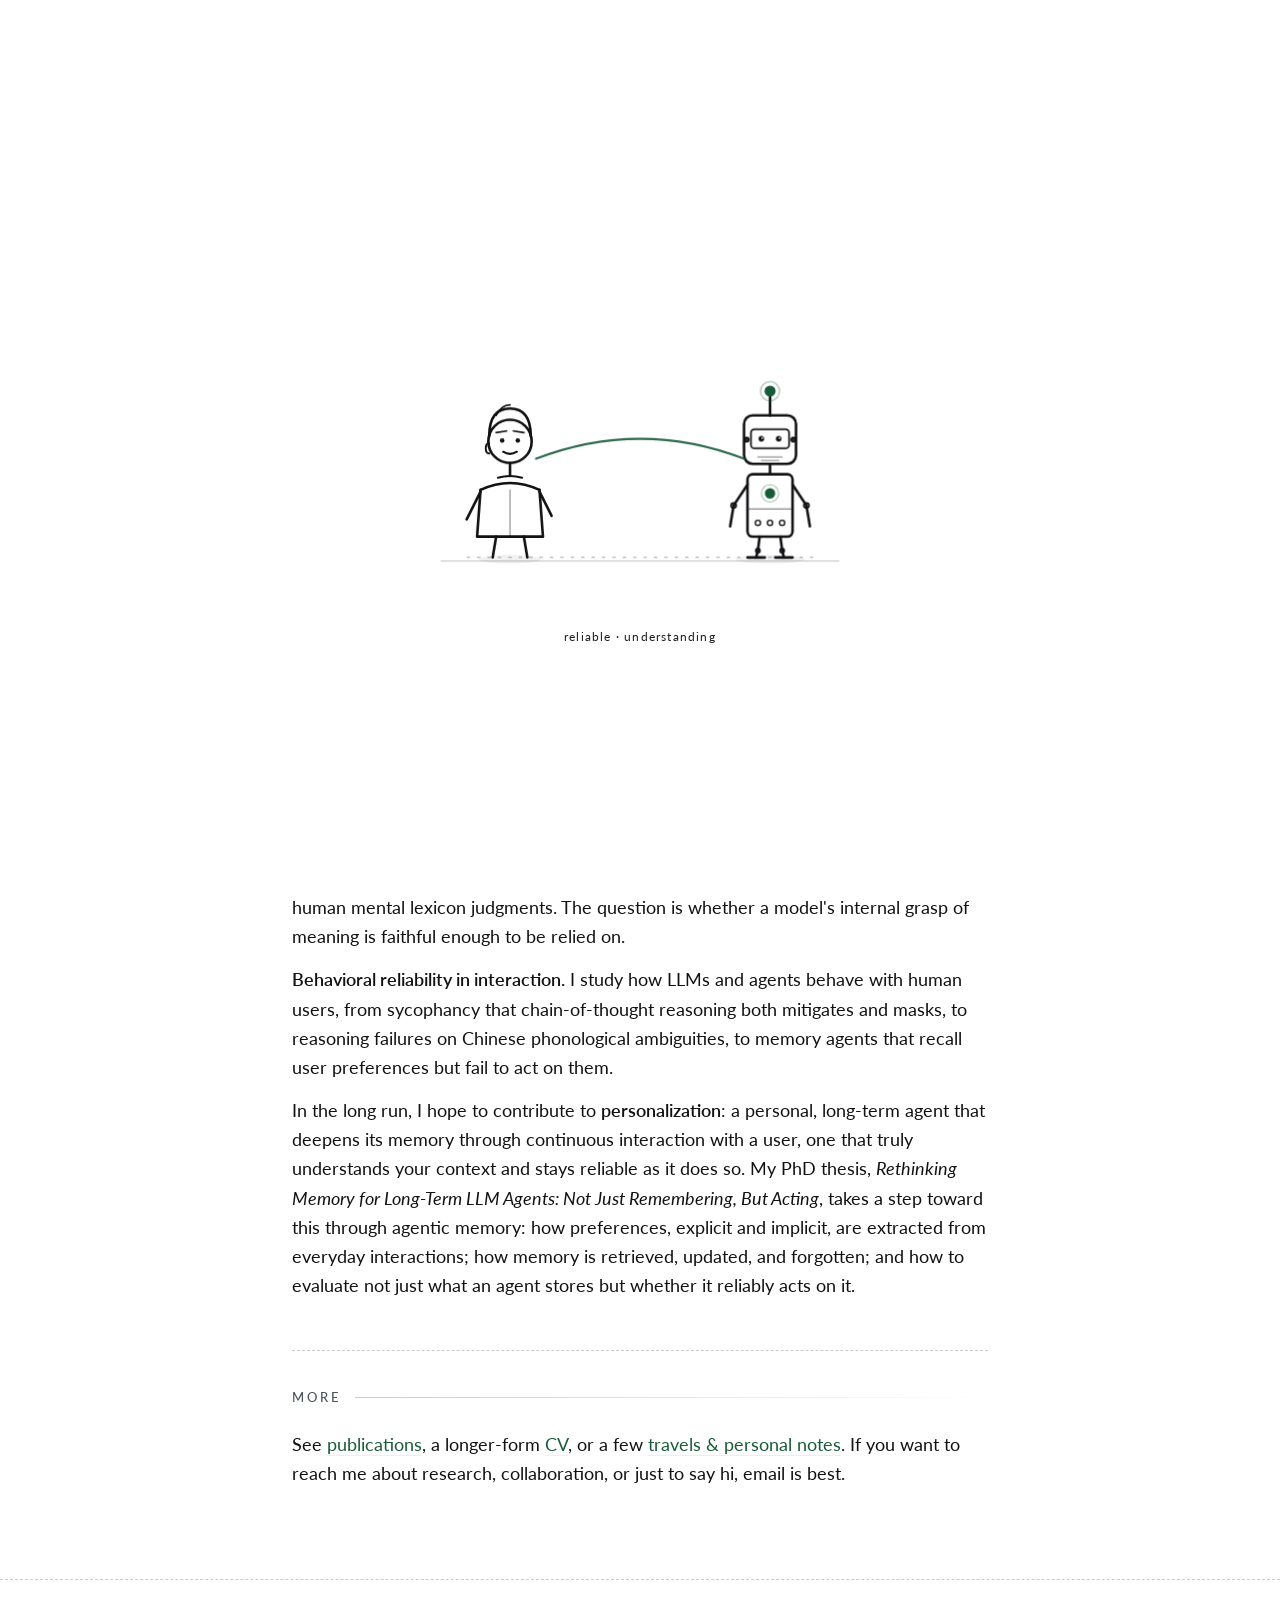
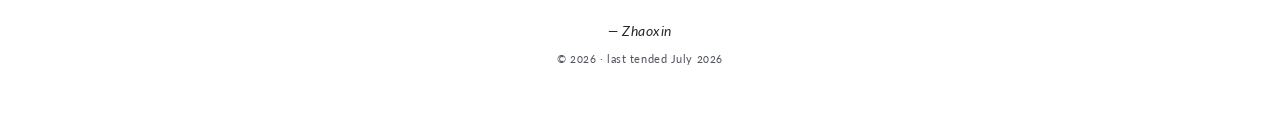
<file: index.html>
<!doctype html>
<html lang="en">
<head>
  <meta charset="utf-8">
  <meta name="viewport" content="width=device-width,initial-scale=1">
  <title>Zhaoxin Feng — About</title>
  <meta name="description" content="Zhaoxin (Betty) Feng — PhD student in Computational Linguistics at The Hong Kong Polytechnic University.">
  <link rel="preconnect" href="https://fonts.googleapis.com">
  <link rel="preconnect" href="https://fonts.gstatic.com" crossorigin>
  <link href="https://fonts.googleapis.com/css2?family=Lato:ital,wght@0,300;0,400;0,700;0,900;1,400&family=Source+Serif+4:ital,opsz,wght@0,8..60,400;0,8..60,500;0,8..60,600;1,8..60,400&family=JetBrains+Mono:wght@400;500&display=swap" rel="stylesheet">
  <link rel="stylesheet" href="assets/style.css?v=14">
</head>
<body data-screen-label="01 About">

<!-- ============================================================
     SITE LOADER — idea swap (plays once per session)
     ============================================================ -->
<div id="site-loader" aria-hidden="true">
  <div class="loader-stage">
    <svg viewBox="0 0 300 180" preserveAspectRatio="xMidYMid meet">
      <!-- floor hint -->
      <line x1="50" y1="152" x2="250" y2="152" stroke="var(--rule)" stroke-width="1" stroke-dasharray="2 4"/>

      <!-- floor line -->
      <line x1="35" y1="154" x2="265" y2="154" class="ldr-floor"/>

      <!-- ground spot under each actor -->
      <ellipse cx="75" cy="153" rx="18" ry="2.5" fill="var(--ink)" opacity="0.06" class="ldr-spot"/>
      <ellipse cx="225" cy="153" rx="20" ry="2.5" fill="var(--ink)" opacity="0.06" class="ldr-spot"/>

      <!-- ============= HUMAN ============= -->
      <g class="ldr-human-group">
        <g class="ldr-tilt-h">
          <!-- arrival glow -->
          <circle cx="75" cy="85" r="22" class="ldr-acc-stroke ldr-glow-h" stroke-width="1.3"/>
          <circle cx="75" cy="85" r="14" class="ldr-acc-stroke ldr-glow-h delay2" stroke-width="1" opacity="0.5"/>

          <!-- hair -->
          <path d="M 63 82 Q 63 66 75 66 Q 87 66 87 82" class="ldr-line"/>
          <!-- hair strand detail -->
          <path d="M 67 70 Q 70 64 75 64" class="ldr-line" style="stroke-width:1"/>
          <!-- head -->
          <circle cx="75" cy="85" r="12.5" class="ldr-line"/>
          <!-- ear -->
          <path d="M 63 86 Q 61 86 61 89 Q 61 92 63 92" class="ldr-line" style="stroke-width:1.1"/>
          <!-- eyes -->
          <circle cx="70.5" cy="84.5" r="1.3" class="ldr-fill"/>
          <circle cx="79.5" cy="84.5" r="1.3" class="ldr-fill"/>
          <!-- brows (lift during 'curious' beat) -->
          <g class="ldr-brow-lift">
            <path d="M 67 80 L 73 79" class="ldr-line" style="stroke-width:1"/>
            <path d="M 77 79 L 83 80" class="ldr-line" style="stroke-width:1"/>
          </g>
          <!-- smile -->
          <path d="M 71 91 Q 75 93.5 79 91" class="ldr-line" style="stroke-width:1.2"/>
          <!-- neck -->
          <line x1="75" y1="97.5" x2="75" y2="105" class="ldr-line"/>
          <!-- collar -->
          <path d="M 68 106 Q 75 104 82 106" class="ldr-line" style="stroke-width:1.1"/>
          <!-- shoulders + body -->
          <path d="M 58 113 Q 75 105 92 113" class="ldr-line"/>
          <path d="M 58 113 L 56 140 L 94 140 L 92 113" class="ldr-line"/>
          <!-- body seam -->
          <line x1="75" y1="113" x2="75" y2="140" class="ldr-line" style="stroke-width:0.8; opacity:0.4"/>
          <!-- legs -->
          <line x1="67" y1="140" x2="65" y2="152" class="ldr-line"/>
          <line x1="83" y1="140" x2="85" y2="152" class="ldr-line"/>
          <!-- arms -->
          <line x1="58" y1="114" x2="50" y2="130" class="ldr-line"/>
          <line x1="92" y1="114" x2="99" y2="128" class="ldr-line"/>
        </g>
      </g>

      <!-- ============= ROBOT ============= -->
      <g class="ldr-robot-group">
        <g class="ldr-tilt-r">
          <!-- arrival glow (rounded rect around head) -->
          <rect x="201" y="62" width="48" height="42" rx="9" class="ldr-acc-stroke ldr-glow-r" stroke-width="1.3"/>
          <rect x="209" y="70" width="32" height="26" rx="5" class="ldr-acc-stroke ldr-glow-r delay2" stroke-width="1" opacity="0.5"/>

          <!-- antenna -->
          <line x1="225" y1="70" x2="225" y2="58" class="ldr-line"/>
          <circle cx="225" cy="56" r="3.2" class="ldr-acc-fill"/>
          <circle cx="225" cy="56" r="5.5" class="ldr-acc-stroke ldr-antenna-pulse" stroke-width="0.8" opacity="0.35"/>

          <!-- head -->
          <rect x="210" y="70" width="30" height="28" rx="5" class="ldr-line"/>
          <!-- visor panel -->
          <rect x="214" y="78" width="22" height="11" rx="2" class="ldr-line" style="stroke-width:1"/>
          <!-- eyes -->
          <circle cx="220" cy="83.5" r="1.6" class="ldr-fill"/>
          <circle cx="230" cy="83.5" r="1.6" class="ldr-fill"/>
          <!-- eye highlights -->
          <circle cx="220.5" cy="83" r="0.5" fill="var(--bg)"/>
          <circle cx="230.5" cy="83" r="0.5" fill="var(--bg)"/>
          <!-- speaker grille -->
          <line x1="218" y1="94" x2="232" y2="94" class="ldr-line" style="stroke-width:0.8; opacity:0.45"/>
          <line x1="220" y1="96" x2="230" y2="96" class="ldr-line" style="stroke-width:0.8; opacity:0.35"/>
          <!-- side bolts -->
          <circle cx="211.5" cy="84" r="1" class="ldr-line"/>
          <circle cx="238.5" cy="84" r="1" class="ldr-line"/>
          <!-- neck -->
          <line x1="225" y1="98" x2="225" y2="104" class="ldr-line"/>
          <!-- body -->
          <rect x="212" y="104" width="26" height="36" rx="3" class="ldr-line"/>
          <!-- chest LED -->
          <circle cx="225" cy="115" r="3" class="ldr-acc-fill"/>
          <circle cx="225" cy="115" r="5" class="ldr-acc-stroke" stroke-width="0.6" opacity="0.4"/>
          <!-- panel line -->
          <line x1="213" y1="124" x2="237" y2="124" class="ldr-line" style="stroke-width:0.8; opacity:0.5"/>
          <!-- small dials -->
          <circle cx="218" cy="132" r="1.5" class="ldr-line" style="stroke-width:0.8"/>
          <circle cx="225" cy="132" r="1.5" class="ldr-line" style="stroke-width:0.8"/>
          <circle cx="232" cy="132" r="1.5" class="ldr-line" style="stroke-width:0.8"/>
          <!-- arms (jointed) -->
          <line x1="212" y1="110" x2="204" y2="122" class="ldr-line"/>
          <circle cx="204" cy="122" r="1.5" class="ldr-line" style="stroke-width:1"/>
          <line x1="204" y1="122" x2="202" y2="134" class="ldr-line"/>
          <line x1="238" y1="110" x2="246" y2="122" class="ldr-line"/>
          <circle cx="246" cy="122" r="1.5" class="ldr-line" style="stroke-width:1"/>
          <line x1="246" y1="122" x2="248" y2="134" class="ldr-line"/>
          <!-- legs with knee joints -->
          <line x1="219" y1="140" x2="218" y2="148" class="ldr-line"/>
          <circle cx="218" cy="148" r="1.2" class="ldr-line" style="stroke-width:1"/>
          <line x1="218" y1="148" x2="217" y2="152" class="ldr-line"/>
          <line x1="231" y1="140" x2="232" y2="148" class="ldr-line"/>
          <circle cx="232" cy="148" r="1.2" class="ldr-line" style="stroke-width:1"/>
          <line x1="232" y1="148" x2="233" y2="152" class="ldr-line"/>
          <!-- foot plates -->
          <line x1="212" y1="152" x2="222" y2="152" class="ldr-line"/>
          <line x1="228" y1="152" x2="238" y2="152" class="ldr-line"/>
        </g>
      </g>

      <!-- final connecting thread between them (appears near end) -->
      <path d="M 90 95 Q 150 72 210 95" class="ldr-acc-stroke ldr-thread" stroke-width="1.2" fill="none"/>

      <!-- ============= BULB (human → robot) ============= -->
      <g class="ldr-bulb" style="transform-origin: 75px 50px;">
        <!-- trail behind bulb -->
        <g class="ldr-bulb-trail">
          <circle cx="70" cy="54" r="1.2" class="ldr-acc-fill" opacity="0.4"/>
          <circle cx="65" cy="56" r="0.8" class="ldr-acc-fill" opacity="0.25"/>
          <circle cx="60" cy="58" r="0.6" class="ldr-acc-fill" opacity="0.15"/>
        </g>
        <!-- glass -->
        <path d="M 68 43 Q 68 32 75 32 Q 82 32 82 43 Q 82 48 79 51 L 71 51 Q 68 48 68 43 Z"
              class="ldr-acc-stroke" fill="var(--bg)" stroke-width="1.5"/>
        <!-- base -->
        <line x1="71" y1="52.5" x2="79" y2="52.5" class="ldr-acc-stroke" stroke-width="1.2"/>
        <line x1="72" y1="54.5" x2="78" y2="54.5" class="ldr-acc-stroke" stroke-width="1.2"/>
        <!-- filament (flickers on ignition) -->
        <path d="M 72 42 Q 75 47 78 42" class="ldr-acc-stroke ldr-filament" stroke-width="0.8"/>
        <!-- spark rays -->
        <line x1="60" y1="36" x2="64" y2="38" class="ldr-acc-stroke" stroke-width="0.9"/>
        <line x1="90" y1="36" x2="86" y2="38" class="ldr-acc-stroke" stroke-width="0.9"/>
        <line x1="75" y1="22" x2="75" y2="27" class="ldr-acc-stroke" stroke-width="0.9"/>
        <line x1="62" y1="48" x2="65" y2="48" class="ldr-acc-stroke" stroke-width="0.9"/>
        <line x1="88" y1="48" x2="85" y2="48" class="ldr-acc-stroke" stroke-width="0.9"/>
      </g>

      <!-- ============= GEAR (robot → human) ============= -->
      <g class="ldr-gear" style="transform-origin: 225px 50px;">
        <g transform="translate(225 50)">
          <!-- outer -->
          <circle r="9" class="ldr-acc-stroke" fill="var(--bg)" stroke-width="1.5"/>
          <!-- inner ring -->
          <circle r="5" class="ldr-acc-stroke" fill="none" stroke-width="0.8"/>
          <!-- hub -->
          <circle r="2.2" class="ldr-acc-fill"/>
          <!-- 8 teeth -->
          <g>
            <rect x="-1.4" y="-12.5" width="2.8" height="3.8" class="ldr-acc-fill"/>
            <rect x="-1.4" y="8.7" width="2.8" height="3.8" class="ldr-acc-fill"/>
            <rect x="-12.5" y="-1.4" width="3.8" height="2.8" class="ldr-acc-fill"/>
            <rect x="8.7" y="-1.4" width="3.8" height="2.8" class="ldr-acc-fill"/>
          </g>
          <g transform="rotate(45)">
            <rect x="-1.4" y="-12.5" width="2.8" height="3.8" class="ldr-acc-fill"/>
            <rect x="-1.4" y="8.7" width="2.8" height="3.8" class="ldr-acc-fill"/>
            <rect x="-12.5" y="-1.4" width="3.8" height="2.8" class="ldr-acc-fill"/>
            <rect x="8.7" y="-1.4" width="3.8" height="2.8" class="ldr-acc-fill"/>
          </g>
        </g>
      </g>
    </svg>
    <div class="loader-caption">reliable · understanding</div>
  </div>
  <div class="loader-skip">click or press any key to skip</div>
</div>

<script>
(function(){
  var loader = document.getElementById('site-loader');
  if (!loader) return;

  // plays every refresh — no session gating
  // fade out after animation completes (~10s)
  setTimeout(function(){
    loader.classList.add('is-done');
    setTimeout(function(){ loader.classList.add('is-hidden'); }, 900);
  }, 6000);

  // click / tap / key anywhere to skip
  function skip(){
    loader.classList.add('is-done');
    setTimeout(function(){ loader.classList.add('is-hidden'); }, 400);
    document.removeEventListener('click', skip);
    document.removeEventListener('keydown', skip);
    document.removeEventListener('touchstart', skip);
  }
  document.addEventListener('click', skip);
  document.addEventListener('keydown', skip);
  document.addEventListener('touchstart', skip);
})();
</script>

<div data-nav="about"></div>

<main class="wrap">

  <section class="hero" id="hero">
    <div>
      <h1>Zhaoxin Feng <span class="nickname">(Betty)</span></h1>
      <p class="role">PhD Student</p>
      <p class="affil">
        Department of Language Science and Technology<br>
        <a href="https://www.polyu.edu.hk/" target="_blank" rel="noopener">The Hong Kong Polytechnic University</a>
      </p>

      <div class="contacts">
        <span class="email-plain" title="email">
          <svg viewBox="0 0 24 24" fill="none" stroke="currentColor" stroke-width="2"><path d="M4 6h16v12H4z"/><path d="m4 7 8 6 8-6"/></svg>
          zhaoxinbetty.feng@connect.polyu.hk
        </span>
        <a href="https://scholar.google.com/citations?user=BTvcwS8AAAAJ&hl=en&oi=ao" target="_blank" rel="noopener">
          <svg viewBox="0 0 24 24" fill="currentColor"><path d="M5.242 13.769 0 9.5 12 0l12 9.5-5.242 4.269C17.548 11.249 14.978 9.5 12 9.5c-2.977 0-5.547 1.748-6.758 4.269zM12 10a7 7 0 1 0 0 14 7 7 0 0 0 0-14z"/></svg>
          scholar
        </a>
        <a href="https://www.linkedin.com/in/zhaoxin-feng-60a345310/" target="_blank" rel="noopener">
          <svg viewBox="0 0 24 24" fill="currentColor"><path d="M19 3A2 2 0 0 1 21 5v14a2 2 0 0 1-2 2H5a2 2 0 0 1-2-2V5a2 2 0 0 1 2-2h14zM8.3 18V10H5.7v8h2.6zM7 8.7a1.5 1.5 0 1 0 0-3 1.5 1.5 0 0 0 0 3zM18.3 18v-4.4c0-2.3-1.2-3.4-2.9-3.4-1.3 0-1.9.7-2.3 1.2V10h-2.6v8h2.6v-4.3c0-.3 0-.6.1-.8.2-.5.7-1.1 1.6-1.1 1.1 0 1.6.8 1.6 2V18h2.9z"/></svg>
          linkedin
        </a>

      </div>
    </div>

    <div class="hero-photo">
      <img src="assets/zhaoxin.jpg?v=2" alt="Zhaoxin Feng"
           onerror="this.outerHTML='<div class=&quot;photo-placeholder&quot;><span>zhaoxin.jpg</span></div>'">
      <div class="caption">— Beijing, 2024</div>
    </div>
  </section>

  <section id="overview">
    <h2 class="sec">Hello there</h2>
    <p class="body-text">
      I am a second-year PhD student at <a href="https://www.polyu.edu.hk/" target="_blank" rel="noopener">The Hong Kong Polytechnic University</a>, advised by Prof. <a href="https://scholar.google.com/citations?user=_W8e_r8AAAAJ&hl=en" target="_blank" rel="noopener">Emmanuele Chersoni</a> and co-advised by Prof. <a href="https://scholar.google.com/citations?hl=en&amp;user=zP4DNqgAAAAJ" target="_blank" rel="noopener">Huang Chu-Ren</a>. I received my B.Sc. in Educational Technology (minor in Data Science) from <a href="https://english.bnu.edu.cn/" target="_blank" rel="noopener">Beijing Normal University</a> in 2024.
    </p>

    <p class="pull">
      My research asks a central question: can we rely on LLMs and LLM-based agents when they interact with humans? I study this at two levels: how models represent meaning internally, and how they behave when interacting with people.
    </p>

    <p class="body-text">
      <strong>Internal representations (reliability and interpretability).</strong> I probe how LLMs represent human language: whether enabling bidirectional attention in autoregressive LLMs reshapes their lexical semantic representations, and how their embeddings compare to human mental lexicon judgments. The question is whether a model's internal grasp of meaning is faithful enough to be relied on.
    </p>

    <p class="body-text">
      <strong>Behavioral reliability in interaction.</strong> I study how LLMs and agents behave with human users, from sycophancy that chain-of-thought reasoning both mitigates and masks, to reasoning failures on Chinese phonological ambiguities, to memory agents that recall user preferences but fail to act on them.
    </p>

    <p class="body-text">
      In the long run, I hope to contribute to <strong>personalization</strong>: a personal, long-term agent that deepens its memory through continuous interaction with a user, one that truly understands your context and stays reliable as it does so. My PhD thesis, <em>Rethinking Memory for Long-Term LLM Agents: Not Just Remembering, But Acting</em>, takes a step toward this through agentic memory: how preferences, explicit and implicit, are extracted from everyday interactions; how memory is retrieved, updated, and forgotten; and how to evaluate not just what an agent stores but whether it reliably acts on it.
    </p>
  </section>

<section id="misc-links" class="body-text">
    <h2 class="sec">More</h2>
    <p>
      See <a href="publications.html" target="_blank" rel="noopener">publications</a>, a longer-form <a href="cv.html" target="_blank" rel="noopener">CV</a>, or a few <a href="misc.html" target="_blank" rel="noopener">travels & personal notes</a>. If you want to reach me about research, collaboration, or just to say hi, email is best.
    </p>
  </section>

</main>

<footer>
  <div class="sig">— Zhaoxin</div>
  <div>&copy; <span data-year></span> · last tended <span id="last-upd">July 2026</span></div>
</footer>

<script src="assets/site.js?v=6"></script>
</body>
</html>
</file>
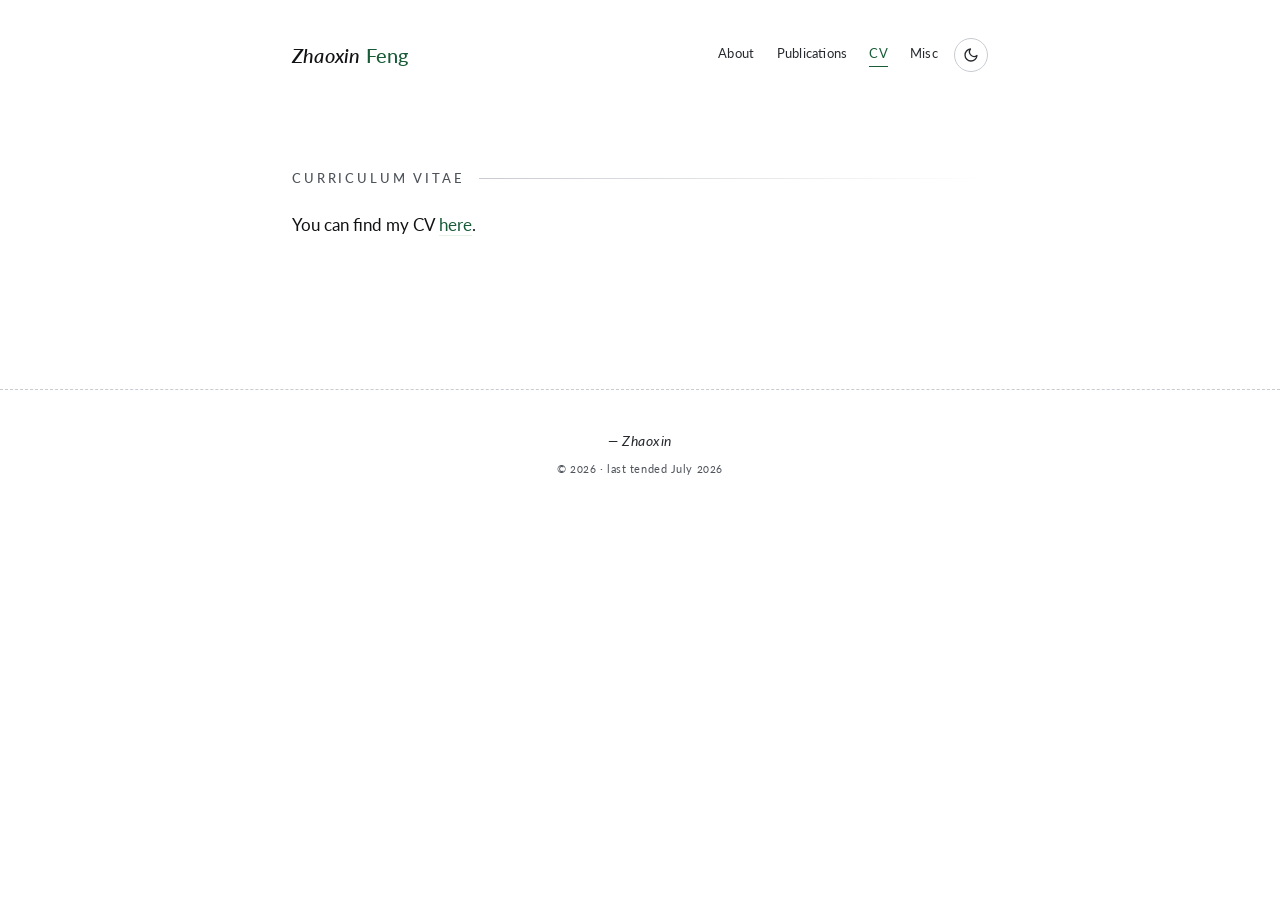
<file: cv.html>
<!doctype html>
<html lang="en">
<head>
  <meta charset="utf-8">
  <meta name="viewport" content="width=device-width,initial-scale=1">
  <title>Zhaoxin Feng — CV</title>
  <link rel="preconnect" href="https://fonts.googleapis.com">
  <link rel="preconnect" href="https://fonts.gstatic.com" crossorigin>
  <link href="https://fonts.googleapis.com/css2?family=Lato:ital,wght@0,300;0,400;0,700;0,900;1,400&family=Source+Serif+4:ital,opsz,wght@0,8..60,400;0,8..60,500;0,8..60,600;1,8..60,400&family=JetBrains+Mono:wght@400;500&display=swap" rel="stylesheet">
  <link rel="stylesheet" href="assets/style.css?v=14">
</head>
<body data-screen-label="03 CV">
<div data-nav="cv"></div>

<main class="wrap">

  <section style="padding-top:96px;padding-bottom:96px;">
    <h2 class="sec">Curriculum Vitae</h2>
    <p class="body-text" style="max-width:640px;font-size:17px;">
      You can find my CV <a href="pdf/CV_Zhaoxin_Feng.pdf" target="_blank" rel="noopener">here</a>.
    </p>
  </section>

</main>

<footer>
  <div class="sig">— Zhaoxin</div>
  <div>&copy; <span data-year></span> · last tended July 2026</div>
</footer>

<script src="assets/site.js?v=6"></script>
</body>
</html>
</file>
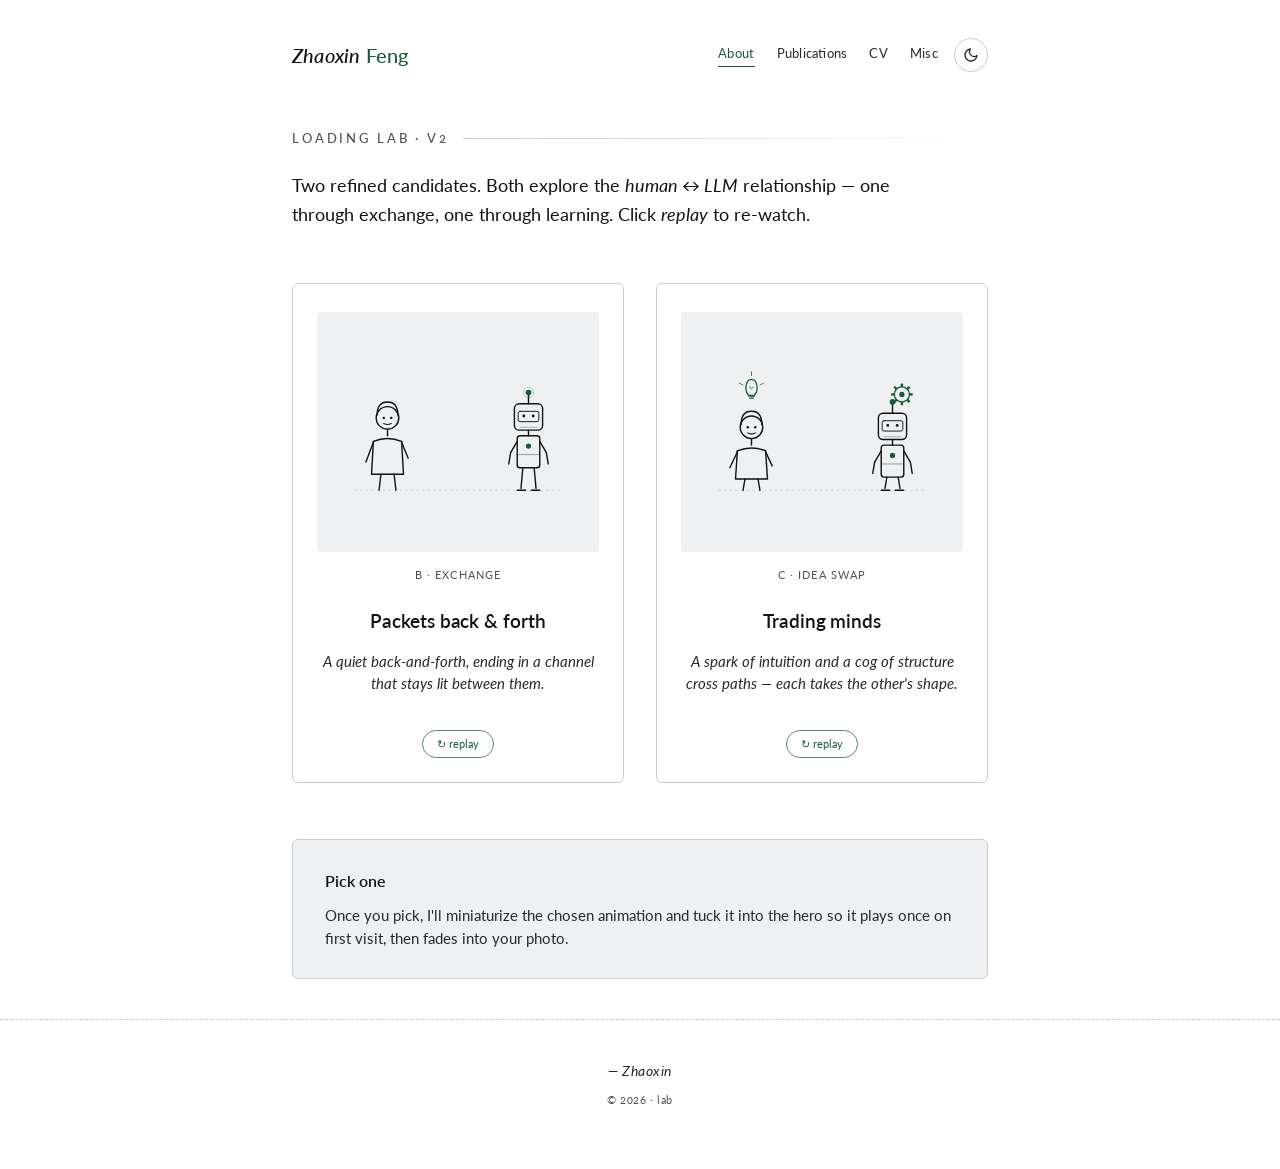
<file: loading-lab.html>
<!doctype html>
<html lang="en">
<head>
  <meta charset="utf-8">
  <meta name="viewport" content="width=device-width,initial-scale=1">
  <title>Loading lab — Zhaoxin Feng</title>
  <link rel="preconnect" href="https://fonts.googleapis.com">
  <link rel="preconnect" href="https://fonts.gstatic.com" crossorigin>
  <link href="https://fonts.googleapis.com/css2?family=Lato:ital,wght@0,300;0,400;0,700;0,900;1,400&family=Source+Serif+4:ital,opsz,wght@0,8..60,400;0,8..60,500;0,8..60,600;1,8..60,400&family=JetBrains+Mono:wght@400;500&display=swap" rel="stylesheet">
  <link rel="stylesheet" href="assets/style.css?v=14">
  <style>
    .lab-grid {
      display: grid;
      grid-template-columns: repeat(2, 1fr);
      gap: 32px;
      margin-top: 32px;
    }
    @media (max-width: 720px) {
      .lab-grid { grid-template-columns: 1fr; }
    }
    .lab-card {
      border: 1px solid var(--rule);
      border-radius: 6px;
      padding: 28px 24px 24px;
      background: var(--bg);
      display: flex;
      flex-direction: column;
      align-items: center;
      gap: 14px;
    }
    .lab-card .stage {
      width: 100%;
      height: 240px;
      background: var(--bg-soft);
      border-radius: 4px;
      display: flex;
      align-items: center;
      justify-content: center;
      overflow: hidden;
      position: relative;
    }
    .lab-card .stage svg {
      width: 100%;
      height: 100%;
      display: block;
    }
    .lab-card h3 {
      font-family: var(--f-display);
      font-size: 19px;
      font-weight: 600;
      margin: 8px 0 0;
      color: var(--ink);
      letter-spacing: -0.005em;
    }
    .lab-card .tag {
      font-family: var(--f-mono);
      font-size: 11px;
      letter-spacing: 0.1em;
      text-transform: uppercase;
      color: var(--ink-muted);
    }
    .lab-card .desc {
      font-family: var(--f-body);
      font-size: 14.5px;
      line-height: 1.55;
      color: var(--ink-soft);
      text-align: center;
      max-width: 34ch;
      font-style: italic;
    }
    .lab-card .replay {
      font-family: var(--f-mono);
      font-size: 11px;
      color: var(--accent);
      background: none;
      border: 1px solid var(--accent-soft);
      padding: 6px 14px;
      border-radius: 20px;
      cursor: pointer;
      margin-top: 6px;
      transition: all .2s;
    }
    .lab-card .replay:hover {
      background: var(--accent-bg);
    }

    .actor-line {
      stroke: var(--ink);
      stroke-width: 1.5;
      fill: none;
      stroke-linecap: round;
      stroke-linejoin: round;
    }
    .actor-fill { fill: var(--ink); }
    .accent-stroke {
      stroke: var(--accent);
      fill: none;
      stroke-linecap: round;
      stroke-linejoin: round;
    }
    .accent-fill { fill: var(--accent); }

    /* breathing — subtle, makes actors feel alive */
    .breathe-human { animation: breathe 3.2s ease-in-out infinite; transform-origin: 75px 150px; }
    .breathe-robot { animation: breathe 3.2s ease-in-out infinite; animation-delay: 0.15s; transform-origin: 225px 150px; }
    @keyframes breathe {
      0%, 100% { transform: translateY(0); }
      50% { transform: translateY(-1.5px); }
    }

    /* =================== B: DATA PACKETS =================== */
    .anim-b .packet { opacity: 0; }
    .anim-b .p1 { animation: b-send 4s ease-in-out infinite; }
    .anim-b .p2 { animation: b-reply 4s ease-in-out infinite; animation-delay: 1.3s; }
    .anim-b .p3 { animation: b-send 4s ease-in-out infinite; animation-delay: 2.6s; }

    .anim-b .beam {
      stroke-dasharray: 140;
      stroke-dashoffset: 140;
      opacity: 0;
      animation: b-beam 4s ease-out infinite;
      animation-delay: 3.3s;
    }
    .anim-b .beam-glow {
      opacity: 0;
      animation: b-beam-glow 4s ease-in-out infinite;
      animation-delay: 3.5s;
    }
    .anim-b .human-head-b { animation: b-nod 4s ease-in-out infinite; transform-origin: 75px 75px; }
    .anim-b .robot-led-b { animation: b-led 4s ease-in-out infinite; }
    .anim-b .robot-eye-l { animation: b-eye 4s ease-in-out infinite; transform-origin: 220px 73px; }
    .anim-b .robot-eye-r { animation: b-eye 4s ease-in-out infinite; transform-origin: 230px 73px; }

    @keyframes b-send {
      0% { opacity: 0; transform: translate(0, 0) scale(0.5); }
      6% { opacity: 1; transform: translate(0, 0) scale(1); }
      22% { opacity: 1; transform: translate(60px, -10px) scale(1); }
      38% { opacity: 1; transform: translate(125px, 0) scale(1); }
      46% { opacity: 0; transform: translate(125px, 0) scale(0.6); }
      100% { opacity: 0; transform: translate(125px, 0) scale(0.6); }
    }
    @keyframes b-reply {
      0% { opacity: 0; transform: translate(125px, 0) scale(0.5); }
      6% { opacity: 1; transform: translate(125px, 0) scale(1); }
      22% { opacity: 1; transform: translate(62px, -10px) scale(1); }
      38% { opacity: 1; transform: translate(0, 0) scale(1); }
      46% { opacity: 0; transform: translate(0, 0) scale(0.6); }
      100% { opacity: 0; transform: translate(0, 0) scale(0.6); }
    }
    @keyframes b-beam {
      0% { opacity: 0; stroke-dashoffset: 140; }
      30% { opacity: 1; stroke-dashoffset: 0; }
      92% { opacity: 1; stroke-dashoffset: 0; }
      100% { opacity: 0; stroke-dashoffset: 0; }
    }
    @keyframes b-beam-glow {
      0%, 100% { opacity: 0; }
      40% { opacity: 0.35; }
      80% { opacity: 0.15; }
    }
    @keyframes b-nod {
      0%, 92%, 100% { transform: rotate(0deg); }
      94%, 97% { transform: rotate(-5deg); }
    }
    @keyframes b-led {
      0%, 100% { opacity: 0.3; }
      50% { opacity: 1; }
    }
    @keyframes b-eye {
      0%, 88%, 100% { transform: scaleY(1); }
      92%, 94% { transform: scaleY(0.15); }
    }

    /* =================== C: IDEA SWAP =================== */
    .anim-c .bulb {
      animation: c-bulb 4.5s ease-in-out infinite;
      transform-box: fill-box;
    }
    .anim-c .gear {
      animation: c-gear 4.5s ease-in-out infinite;
      transform-box: fill-box;
    }
    .anim-c .glow-human {
      opacity: 0;
      animation: c-glow 4.5s ease-in-out infinite;
      animation-delay: 2.9s;
      transform-box: fill-box;
      transform-origin: center;
    }
    .anim-c .glow-robot {
      opacity: 0;
      animation: c-glow 4.5s ease-in-out infinite;
      animation-delay: 2.9s;
      transform-box: fill-box;
      transform-origin: center;
    }

    @keyframes c-bulb {
      0% { transform: translate(0, 0); opacity: 0; }
      10% { transform: translate(0, -4px); opacity: 1; }
      25% { transform: translate(30px, -14px); opacity: 1; }
      50% { transform: translate(80px, -16px); opacity: 1; }
      75% { transform: translate(130px, -14px); opacity: 1; }
      88% { transform: translate(160px, -4px); opacity: 1; }
      94% { transform: translate(160px, 0); opacity: 0; }
      100% { transform: translate(160px, 0); opacity: 0; }
    }
    @keyframes c-gear {
      0% { transform: translate(0, 0) rotate(0deg); opacity: 0; }
      10% { transform: translate(0, -4px) rotate(20deg); opacity: 1; }
      25% { transform: translate(-30px, -14px) rotate(90deg); opacity: 1; }
      50% { transform: translate(-80px, -16px) rotate(180deg); opacity: 1; }
      75% { transform: translate(-130px, -14px) rotate(270deg); opacity: 1; }
      88% { transform: translate(-160px, -4px) rotate(340deg); opacity: 1; }
      94% { transform: translate(-160px, 0) rotate(360deg); opacity: 0; }
      100% { transform: translate(-160px, 0) rotate(360deg); opacity: 0; }
    }
    @keyframes c-glow {
      0%, 100% { opacity: 0; transform: scale(0.7); }
      15% { opacity: 0.6; transform: scale(1); }
      45% { opacity: 0.15; transform: scale(1.25); }
      70% { opacity: 0; transform: scale(1.35); }
    }

    .stage.replay-flash { animation: replay-flash 0.3s ease-out; }
    @keyframes replay-flash {
      from { background: var(--accent-bg); }
      to { background: var(--bg-soft); }
    }

    .lab-notes {
      margin-top: 56px;
      padding: 28px 32px;
      background: var(--bg-soft);
      border-radius: 6px;
      border: 1px solid var(--rule);
    }
    .lab-notes h3 {
      font-family: var(--f-display);
      font-size: 16px;
      font-weight: 600;
      margin: 0 0 10px;
    }
    .lab-notes p {
      font-family: var(--f-body);
      font-size: 14.5px;
      line-height: 1.6;
      color: var(--ink-soft);
      margin: 0;
    }
  </style>
</head>
<body data-screen-label="99 Loading Lab">
<div data-nav="about"></div>

<main class="wrap">

  <section style="padding-top:56px;padding-bottom:8px;">
    <h2 class="sec">Loading lab · v2</h2>
    <p class="body-text" style="max-width:640px;">
      Two refined candidates. Both explore the <em>human ↔ LLM</em>
      relationship — one through exchange, one through learning.
      Click <em>replay</em> to re-watch.
    </p>
  </section>

  <div class="lab-grid">

    <!-- ============================================================
         B: DATA PACKETS
         ============================================================ -->
    <div class="lab-card">
      <div class="stage" id="stage-b">
        <svg viewBox="0 0 300 180" class="anim-b" id="svg-b">
          <!-- floor -->
          <line x1="40" y1="152" x2="260" y2="152" stroke="var(--rule)" stroke-width="1" stroke-dasharray="2 4"/>

          <!-- ===== HUMAN ===== -->
          <g class="breathe-human">
            <g class="human-head-b">
              <!-- hair (a soft cap) -->
              <path d="M 64 72 Q 64 58 75 58 Q 86 58 86 72" class="actor-line"/>
              <!-- head -->
              <circle cx="75" cy="75" r="12" class="actor-line"/>
              <!-- eyes -->
              <circle cx="71" cy="75" r="1.3" class="actor-fill"/>
              <circle cx="79" cy="75" r="1.3" class="actor-fill"/>
              <!-- gentle smile -->
              <path d="M 71 81 Q 75 83 79 81" class="actor-line" style="stroke-width:1.2"/>
            </g>
            <!-- neck -->
            <line x1="75" y1="87" x2="75" y2="94" class="actor-line"/>
            <!-- shoulders -->
            <path d="M 60 100 Q 75 94 90 100" class="actor-line"/>
            <!-- body -->
            <path d="M 60 100 L 58 135 L 92 135 L 90 100" class="actor-line"/>
            <!-- legs -->
            <line x1="68" y1="135" x2="66" y2="152" class="actor-line"/>
            <line x1="82" y1="135" x2="84" y2="152" class="actor-line"/>
            <!-- arms -->
            <line x1="60" y1="101" x2="52" y2="122" class="actor-line"/>
            <line x1="90" y1="101" x2="97" y2="118" class="actor-line"/>
          </g>

          <!-- ===== ROBOT ===== -->
          <g class="breathe-robot">
            <!-- antenna + bulb -->
            <line x1="225" y1="60" x2="225" y2="50" class="actor-line"/>
            <circle cx="225" cy="48" r="3" class="accent-fill"/>
            <circle cx="225" cy="48" r="5.5" class="accent-stroke" stroke-width="0.8" opacity="0.3"/>
            <!-- head -->
            <rect x="210" y="60" width="30" height="28" rx="5" class="actor-line"/>
            <!-- visor panel -->
            <rect x="214" y="68" width="22" height="11" rx="2" class="actor-line" style="stroke-width:1"/>
            <!-- eyes -->
            <circle cx="220" cy="73" r="1.5" class="actor-fill robot-eye-l"/>
            <circle cx="230" cy="73" r="1.5" class="actor-fill robot-eye-r"/>
            <!-- chin line -->
            <line x1="216" y1="85" x2="234" y2="85" class="actor-line" style="stroke-width:0.8; opacity:0.4"/>
            <!-- neck -->
            <line x1="225" y1="88" x2="225" y2="94" class="actor-line"/>
            <!-- body -->
            <rect x="213" y="94" width="24" height="34" rx="3" class="actor-line"/>
            <!-- chest LED -->
            <circle cx="225" cy="105" r="2.8" class="accent-fill robot-led-b"/>
            <!-- panel line -->
            <line x1="213" y1="114" x2="237" y2="114" class="actor-line" style="stroke-width:0.8; opacity:0.5"/>
            <!-- arms (jointed) -->
            <line x1="213" y1="100" x2="206" y2="112" class="actor-line"/>
            <line x1="206" y1="112" x2="204" y2="124" class="actor-line"/>
            <line x1="237" y1="100" x2="244" y2="112" class="actor-line"/>
            <line x1="244" y1="112" x2="246" y2="124" class="actor-line"/>
            <!-- legs -->
            <line x1="219" y1="128" x2="217" y2="150" class="actor-line"/>
            <line x1="231" y1="128" x2="233" y2="150" class="actor-line"/>
            <!-- foot plates -->
            <line x1="213" y1="152" x2="222" y2="152" class="actor-line"/>
            <line x1="228" y1="152" x2="237" y2="152" class="actor-line"/>
          </g>

          <!-- beam -->
          <line x1="98" y1="92" x2="202" y2="92" class="accent-stroke beam" stroke-width="1.5"/>
          <line x1="98" y1="92" x2="202" y2="92" class="accent-stroke beam-glow" stroke-width="5" opacity="0.15"/>

          <!-- packets -->
          <g class="packet p1" style="transform-box: fill-box; transform-origin: 99px 92px;">
            <rect x="93" y="86" width="12" height="12" rx="2" class="accent-stroke" fill="var(--bg)" stroke-width="1.4"/>
            <circle cx="99" cy="92" r="1.5" class="accent-fill"/>
          </g>
          <g class="packet p2" style="transform-box: fill-box; transform-origin: 99px 92px;">
            <rect x="93" y="86" width="12" height="12" rx="2" class="accent-stroke" fill="var(--bg)" stroke-width="1.4"/>
            <circle cx="96" cy="90" r="1.2" class="accent-fill"/>
            <circle cx="102" cy="90" r="1.2" class="accent-fill"/>
            <circle cx="99" cy="95" r="1.2" class="accent-fill"/>
          </g>
          <g class="packet p3" style="transform-box: fill-box; transform-origin: 99px 92px;">
            <rect x="93" y="86" width="12" height="12" rx="2" class="accent-stroke" fill="var(--bg)" stroke-width="1.4"/>
            <line x1="96" y1="90" x2="102" y2="90" class="accent-stroke" stroke-width="1"/>
            <line x1="96" y1="93" x2="102" y2="93" class="accent-stroke" stroke-width="1"/>
          </g>
        </svg>
      </div>
      <span class="tag">B · Exchange</span>
      <h3>Packets back &amp; forth</h3>
      <p class="desc">A quiet back-and-forth, ending in a channel that stays lit between them.</p>
      <button class="replay" data-replay="b">↻ replay</button>
    </div>

    <!-- ============================================================
         C: IDEA SWAP
         ============================================================ -->
    <div class="lab-card">
      <div class="stage" id="stage-c">
        <svg viewBox="0 0 300 180" class="anim-c" id="svg-c">
          <line x1="40" y1="152" x2="260" y2="152" stroke="var(--rule)" stroke-width="1" stroke-dasharray="2 4"/>

          <!-- ===== HUMAN ===== -->
          <g class="breathe-human">
            <!-- arrival glow ring -->
            <circle cx="75" cy="85" r="20" class="accent-stroke glow-human" stroke-width="1.3"/>
            <!-- hair -->
            <path d="M 64 82 Q 64 68 75 68 Q 86 68 86 82" class="actor-line"/>
            <!-- head -->
            <circle cx="75" cy="85" r="12" class="actor-line"/>
            <!-- eyes -->
            <circle cx="71" cy="85" r="1.3" class="actor-fill"/>
            <circle cx="79" cy="85" r="1.3" class="actor-fill"/>
            <!-- smile -->
            <path d="M 71 91 Q 75 93 79 91" class="actor-line" style="stroke-width:1.2"/>
            <!-- body -->
            <line x1="75" y1="97" x2="75" y2="104" class="actor-line"/>
            <path d="M 60 110 Q 75 104 90 110" class="actor-line"/>
            <path d="M 60 110 L 58 140 L 92 140 L 90 110" class="actor-line"/>
            <line x1="68" y1="140" x2="66" y2="152" class="actor-line"/>
            <line x1="82" y1="140" x2="84" y2="152" class="actor-line"/>
            <line x1="60" y1="111" x2="52" y2="128" class="actor-line"/>
            <line x1="90" y1="111" x2="97" y2="126" class="actor-line"/>
          </g>

          <!-- ===== ROBOT ===== -->
          <g class="breathe-robot">
            <!-- arrival glow (rounded rect behind head) -->
            <rect x="203" y="63" width="44" height="40" rx="8" class="accent-stroke glow-robot" stroke-width="1.3"/>
            <!-- antenna -->
            <line x1="225" y1="70" x2="225" y2="60" class="actor-line"/>
            <circle cx="225" cy="58" r="3" class="accent-fill"/>
            <!-- head -->
            <rect x="210" y="70" width="30" height="28" rx="5" class="actor-line"/>
            <rect x="214" y="78" width="22" height="11" rx="2" class="actor-line" style="stroke-width:1"/>
            <circle cx="220" cy="83" r="1.5" class="actor-fill"/>
            <circle cx="230" cy="83" r="1.5" class="actor-fill"/>
            <line x1="216" y1="95" x2="234" y2="95" class="actor-line" style="stroke-width:0.8; opacity:0.4"/>
            <!-- neck + body -->
            <line x1="225" y1="98" x2="225" y2="104" class="actor-line"/>
            <rect x="213" y="104" width="24" height="34" rx="3" class="actor-line"/>
            <circle cx="225" cy="115" r="2.8" class="accent-fill"/>
            <line x1="213" y1="124" x2="237" y2="124" class="actor-line" style="stroke-width:0.8; opacity:0.5"/>
            <line x1="213" y1="110" x2="206" y2="122" class="actor-line"/>
            <line x1="206" y1="122" x2="204" y2="134" class="actor-line"/>
            <line x1="237" y1="110" x2="244" y2="122" class="actor-line"/>
            <line x1="244" y1="122" x2="246" y2="134" class="actor-line"/>
            <line x1="219" y1="138" x2="217" y2="150" class="actor-line"/>
            <line x1="231" y1="138" x2="233" y2="150" class="actor-line"/>
            <line x1="213" y1="152" x2="222" y2="152" class="actor-line"/>
            <line x1="228" y1="152" x2="237" y2="152" class="actor-line"/>
          </g>

          <!-- BULB (human side → robot side) -->
          <g class="bulb" style="transform-origin: 75px 50px;">
            <!-- glass -->
            <path d="M 69 44 Q 69 34 75 34 Q 81 34 81 44 Q 81 48 78 51 L 72 51 Q 69 48 69 44 Z"
                  class="accent-stroke" fill="var(--bg)" stroke-width="1.4"/>
            <line x1="72" y1="52" x2="78" y2="52" class="accent-stroke" stroke-width="1.2"/>
            <line x1="73" y1="54" x2="77" y2="54" class="accent-stroke" stroke-width="1.2"/>
            <path d="M 73 42 Q 75 46 77 42" class="accent-stroke" stroke-width="0.8"/>
            <!-- sparks -->
            <line x1="62" y1="38" x2="66" y2="40" class="accent-stroke" stroke-width="0.8"/>
            <line x1="88" y1="38" x2="84" y2="40" class="accent-stroke" stroke-width="0.8"/>
            <line x1="75" y1="26" x2="75" y2="30" class="accent-stroke" stroke-width="0.8"/>
          </g>

          <!-- GEAR (robot side → human side) -->
          <g class="gear" style="transform-origin: 235px 50px;">
            <g transform="translate(235 50)">
              <circle r="8" class="accent-stroke" fill="var(--bg)" stroke-width="1.4"/>
              <circle r="2.8" class="accent-fill"/>
              <rect x="-1.3" y="-11.5" width="2.6" height="3.5" class="accent-fill"/>
              <rect x="-1.3" y="8" width="2.6" height="3.5" class="accent-fill"/>
              <rect x="-11.5" y="-1.3" width="3.5" height="2.6" class="accent-fill"/>
              <rect x="8" y="-1.3" width="3.5" height="2.6" class="accent-fill"/>
              <g transform="rotate(45)">
                <rect x="-1.3" y="-11.5" width="2.6" height="3.5" class="accent-fill"/>
                <rect x="-1.3" y="8" width="2.6" height="3.5" class="accent-fill"/>
                <rect x="-11.5" y="-1.3" width="3.5" height="2.6" class="accent-fill"/>
                <rect x="8" y="-1.3" width="3.5" height="2.6" class="accent-fill"/>
              </g>
            </g>
          </g>
        </svg>
      </div>
      <span class="tag">C · Idea swap</span>
      <h3>Trading minds</h3>
      <p class="desc">A spark of intuition and a cog of structure cross paths — each takes the other's shape.</p>
      <button class="replay" data-replay="c">↻ replay</button>
    </div>

  </div>

  <div class="lab-notes">
    <h3>Pick one</h3>
    <p>
      Once you pick, I'll miniaturize the chosen animation and tuck it into
      the hero so it plays once on first visit, then fades into your photo.
    </p>
  </div>

</main>

<footer>
  <div class="sig">— Zhaoxin</div>
  <div>&copy; <span data-year></span> · lab</div>
</footer>

<script src="assets/site.js?v=6"></script>
<script>
  document.querySelectorAll('.replay').forEach(btn => {
    btn.addEventListener('click', () => {
      const which = btn.dataset.replay;
      const svg = document.getElementById('svg-' + which);
      const cls = 'anim-' + which;
      const stage = document.getElementById('stage-' + which);
      svg.classList.remove(cls);
      stage.classList.remove('replay-flash');
      void svg.offsetWidth;
      svg.classList.add(cls);
      stage.classList.add('replay-flash');
    });
  });
</script>
</body>
</html>
</file>
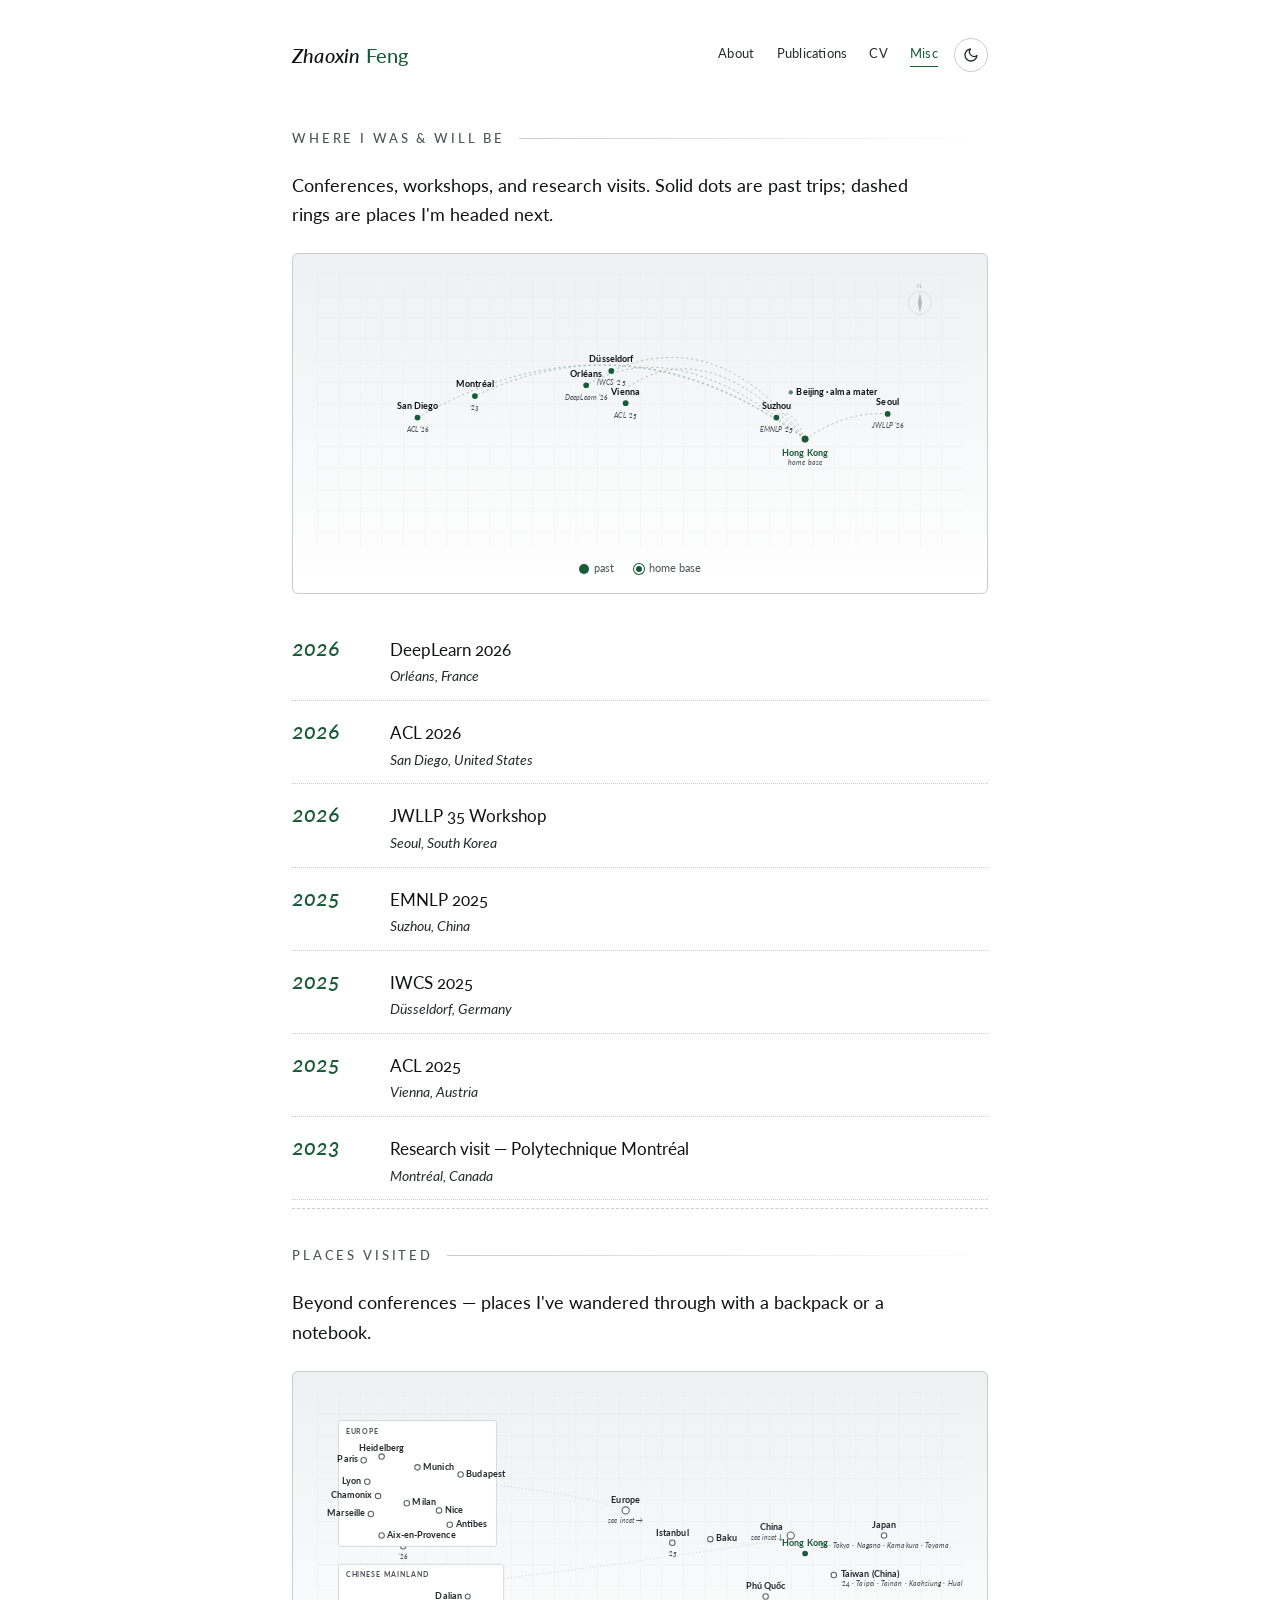
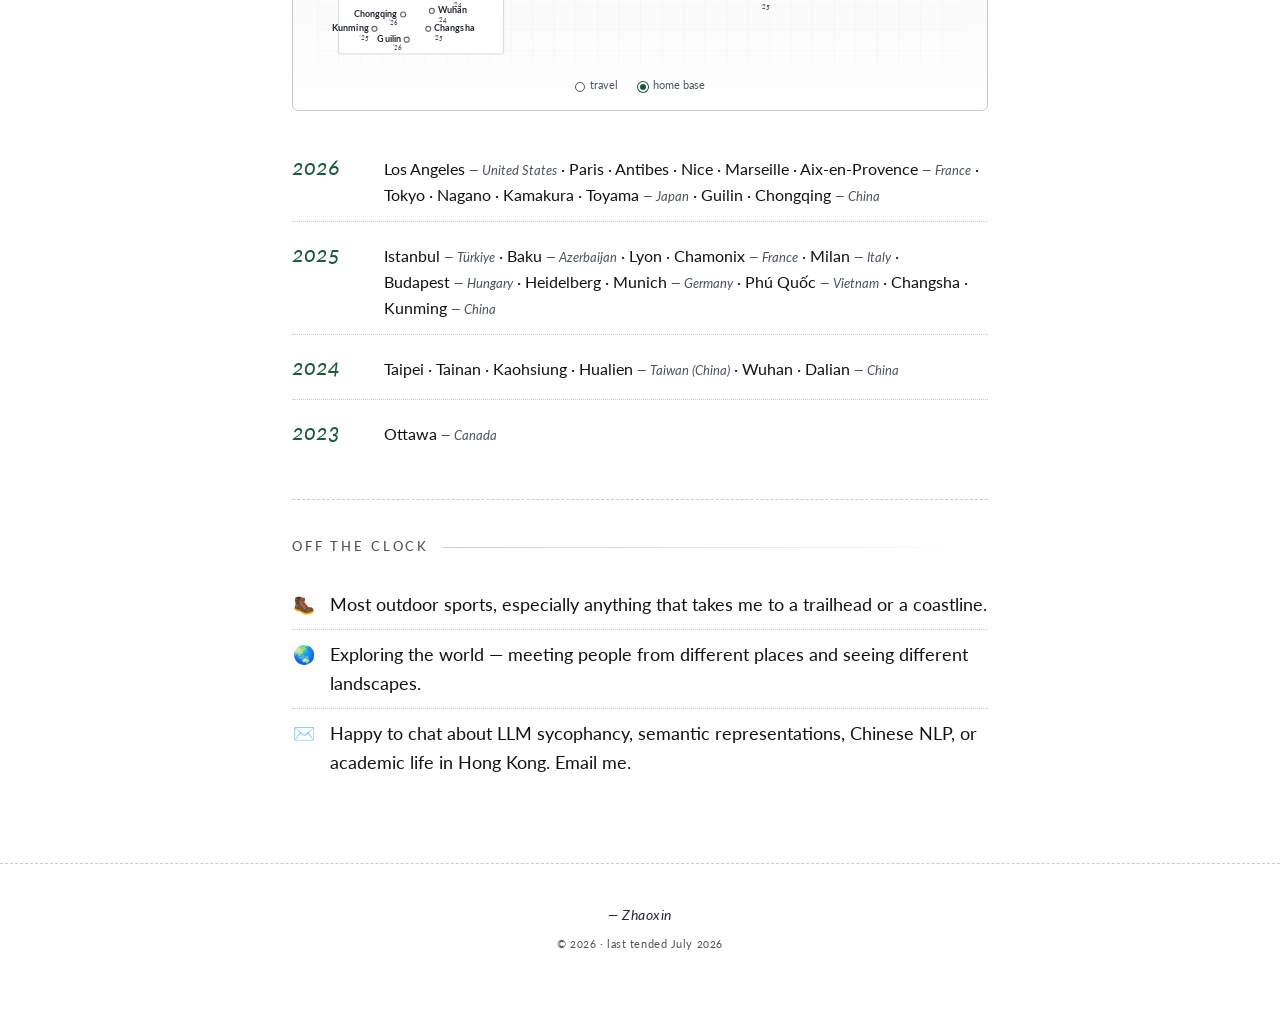
<file: misc.html>
<!doctype html>
<html lang="en">
<head>
  <meta charset="utf-8">
  <meta name="viewport" content="width=device-width,initial-scale=1">
  <title>Zhaoxin Feng — Misc</title>
  <link rel="preconnect" href="https://fonts.googleapis.com">
  <link rel="preconnect" href="https://fonts.gstatic.com" crossorigin>
  <link href="https://fonts.googleapis.com/css2?family=Lato:ital,wght@0,300;0,400;0,700;0,900;1,400&family=Source+Serif+4:ital,opsz,wght@0,8..60,400;0,8..60,500;0,8..60,600;1,8..60,400&family=JetBrains+Mono:wght@400;500&display=swap" rel="stylesheet">
  <link rel="stylesheet" href="assets/style.css?v=14">
</head>
<body data-screen-label="04 Misc">
<div data-nav="misc"></div>

<main class="wrap">

  <section style="padding-top:56px;padding-bottom:8px;">
    <h2 class="sec">Where I was & will be</h2>
    <p class="body-text" style="max-width:640px;">
      Conferences, workshops, and research visits. Solid dots are past trips; dashed rings are places I'm headed next.
    </p>

    <div class="travelmap">
      <svg viewBox="0 0 900 380" xmlns="http://www.w3.org/2000/svg" role="img" aria-label="Conference map">
        <defs>
          <pattern id="grid" width="30" height="30" patternUnits="userSpaceOnUse">
            <path d="M 30 0 L 0 0 0 30" fill="none" stroke="oklch(90% 0.012 80)" stroke-width="0.5"/>
          </pattern>
          <marker id="arrow" viewBox="0 0 10 10" refX="9" refY="5" markerWidth="6" markerHeight="6" orient="auto-start-reverse">
            <path d="M 0 0 L 10 5 L 0 10 z" fill="var(--accent-soft)" opacity="0.7"/>
          </marker>
        </defs>

        <rect width="900" height="380" fill="url(#grid)"/>

        <g fill="none" stroke="var(--accent-soft)" stroke-width="1.2" stroke-dasharray="3 4" opacity="0.55">
          <path d="M 680 230 Q 450 60 220 170"/>
          <path d="M 680 230 Q 540 80 430 160"/>
          <path d="M 680 230 Q 560 70 410 135"/>
          <path d="M 680 230 Q 660 180 640 200"/>
          <path d="M 680 230 Q 740 190 795 195"/>
          <path d="M 680 230 Q 420 40 140 200"/>
          <path d="M 680 230 Q 500 80 375 155"/>
        </g>
        <g class="points">
          <g transform="translate(140 200)">
            <circle class="dot" r="4"/>
            <text class="label city" x="0" y="-12" text-anchor="middle">San Diego</text>
            <text class="label year" x="0" y="20" text-anchor="middle">ACL '26</text>
          </g>
          <g transform="translate(220 170)">
            <circle class="dot" r="4"/>
            <text class="label city" x="0" y="-12" text-anchor="middle">Montréal</text>
            <text class="label year" x="0" y="20" text-anchor="middle">’23</text>
          </g>
          <g transform="translate(410 135)">
            <circle class="dot" r="4"/>
            <text class="label city" x="0" y="-12" text-anchor="middle">Düsseldorf</text>
            <text class="label year" x="0" y="20" text-anchor="middle">IWCS ’25</text>
          </g>
          <g transform="translate(430 180)">
            <circle class="dot" r="4"/>
            <text class="label city" x="0" y="-12" text-anchor="middle">Vienna</text>
            <text class="label year" x="0" y="20" text-anchor="middle">ACL ’25</text>
          </g>
          <g transform="translate(640 200)">
            <circle class="dot" r="4"/>
            <text class="label city" x="0" y="-12" text-anchor="middle">Suzhou</text>
            <text class="label year" x="0" y="20" text-anchor="middle">EMNLP ’25</text>
          </g>
          <g transform="translate(795 195)">
            <circle class="dot" r="4"/>
            <text class="label city" x="0" y="-12" text-anchor="middle">Seoul</text>
            <text class="label year" x="0" y="20" text-anchor="middle">JWLLP '26</text>
          </g>
          <g transform="translate(375 155)">
            <circle class="dot" r="4"/>
            <text class="label city" x="0" y="-12" text-anchor="middle">Orléans</text>
            <text class="label year" x="0" y="20" text-anchor="middle">DeepLearn '26</text>
          </g>
          <g transform="translate(660 165)">
            <circle class="dot small" r="3"/>
            <text class="label city" x="8" y="3" text-anchor="start">Beijing · alma mater</text>
          </g>
          <g transform="translate(680 230)">
            <circle class="ring home" r="6"/>
            <circle class="ring home" r="6" style="animation-delay:1.2s"/>
            <circle class="dot home" r="6"/>
            <text class="label home-label" x="0" y="24" text-anchor="middle">Hong Kong</text>
            <text class="label home-sub" x="0" y="36" text-anchor="middle">home base</text>
          </g>
        </g>

        <g transform="translate(840 40)" opacity="0.35">
          <circle r="16" fill="none" stroke="var(--ink-muted)" stroke-width="0.5"/>
          <path d="M 0 -14 L 3 0 L 0 14 L -3 0 Z" fill="var(--ink-muted)"/>
          <text x="0" y="-20" text-anchor="middle" class="label" style="font-size:9px">N</text>
        </g>
      </svg>

      <div class="conf-legend">
        <span><span class="swatch past"></span>past</span>
        <span><span class="swatch home"></span>home base</span>
      </div>
    </div>

    <ul class="conf-timeline">
      <li>
        <span class="yr">2026</span>
        <span class="ev">DeepLearn 2026<span class="place">Orléans, France</span></span>
        <span></span>
      </li>
      <li>
        <span class="yr">2026</span>
        <span class="ev">ACL 2026<span class="place">San Diego, United States</span></span>
        <span></span>
      </li>
      <li>
        <span class="yr">2026</span>
        <span class="ev">JWLLP 35 Workshop<span class="place">Seoul, South Korea</span></span>
        <span></span>
      </li>
      <li>
        <span class="yr">2025</span>
        <span class="ev">EMNLP 2025<span class="place">Suzhou, China</span></span>
        <span></span>
      </li>
      <li>
        <span class="yr">2025</span>
        <span class="ev">IWCS 2025<span class="place">Düsseldorf, Germany</span></span>
        <span></span>
      </li>
      <li>
        <span class="yr">2025</span>
        <span class="ev">ACL 2025<span class="place">Vienna, Austria</span></span>
        <span></span>
      </li>
      <li>
        <span class="yr">2023</span>
        <span class="ev">Research visit — Polytechnique Montréal<span class="place">Montréal, Canada</span></span>
        <span></span>
      </li>
    </ul>
  </section>

  <section>
    <h2 class="sec">Places visited</h2>
    <p class="body-text" style="max-width:640px;">
      Beyond conferences — places I've wandered through with a backpack or a notebook.
    </p>

    <div class="travelmap">
      <svg viewBox="0 0 900 380" xmlns="http://www.w3.org/2000/svg" role="img" aria-label="Travel map">
        <rect width="900" height="380" fill="url(#grid)"/>

        <g class="points">
          <!-- Los Angeles 2026 -->
          <g transform="translate(120 215)">
            <circle class="travel-dot" r="3.8"/>
            <text class="label city travel-label" x="0" y="-10" text-anchor="middle">Los Angeles</text>
            <text class="label year" x="0" y="18" text-anchor="middle">'26</text>
          </g>
          <!-- Ottawa 2023 -->
          <g transform="translate(228 158)">
            <circle class="travel-dot" r="3.8"/>
            <text class="label city travel-label" x="0" y="-10" text-anchor="middle">Ottawa</text>
            <text class="label year" x="0" y="18" text-anchor="middle">’23</text>
          </g>
          <!-- Taiwan 2024 -->
          <g transform="translate(720 255)">
            <circle class="travel-dot" r="3.8"/>
            <text class="label city travel-label" x="10" y="3" text-anchor="start">Taiwan (China)</text>
            <text class="label year" x="10" y="16" text-anchor="start">’24 · Taipei · Tainan · Kaohsiung · Hualien</text>
          </g>
          <!-- Phú Quốc 2025 -->
          <g transform="translate(625 285)">
            <circle class="travel-dot" r="3.8"/>
            <text class="label city travel-label" x="0" y="-10" text-anchor="middle">Phú Quốc</text>
            <text class="label year" x="0" y="18" text-anchor="middle">’25</text>
          </g>
          <!-- Istanbul 2025 -->
          <g transform="translate(495 210)">
            <circle class="travel-dot" r="3.8"/>
            <text class="label city travel-label" x="0" y="-10" text-anchor="middle">Istanbul</text>
            <text class="label year" x="0" y="18" text-anchor="middle">’25</text>
          </g>
          <!-- Baku 2025 -->
          <g transform="translate(548 205)">
            <circle class="travel-dot" r="3.8"/>
            <text class="label city travel-label" x="8" y="3" text-anchor="start">Baku</text>
          </g>
          <!-- Europe cluster indicator on main map -->
          <g transform="translate(430 165)">
            <circle class="travel-dot" r="5"/>
            <text class="label city travel-label" x="0" y="-10" text-anchor="middle">Europe</text>
            <text class="label year" x="0" y="18" text-anchor="middle">see inset →</text>
          </g>
          <!-- Japan 2026 cluster -->
          <g transform="translate(790 200)">
            <circle class="travel-dot" r="3.8"/>
            <text class="label city travel-label" x="0" y="-10" text-anchor="middle">Japan</text>
            <text class="label year" x="0" y="18" text-anchor="middle">’26 · Tokyo · Nagano · Kamakura · Toyama</text>
          </g>
          <!-- Hong Kong anchor -->
          <g transform="translate(680 225)">
            <circle class="dot home" r="5"/>
            <text class="label home-label" x="0" y="-10" text-anchor="middle">Hong Kong</text>
          </g>
          <!-- China cluster indicator on main map -->
          <g transform="translate(660 200)">
            <circle class="travel-dot" r="5"/>
            <text class="label city travel-label" x="-10" y="-8" text-anchor="end">China</text>
            <text class="label year" x="-10" y="6" text-anchor="end">see inset ↓</text>
          </g>
        </g>

        <!-- ===== Europe inset box ===== -->
        <g transform="translate(30 40)">
          <rect x="0" y="0" width="220" height="175" fill="var(--bg)" stroke="var(--rule)" stroke-width="1" rx="3"/>
          <text x="10" y="18" class="label" style="font-size:10px;font-weight:700;fill:var(--ink-muted);letter-spacing:0.12em;text-transform:uppercase">Europe</text>

          <!-- Inset points, laid out with breathing room -->
          <!-- Heidelberg (top-left) -->
          <g transform="translate(60 50)">
            <circle class="travel-dot" r="3.8"/>
            <text class="label city travel-label" x="0" y="-8" text-anchor="middle">Heidelberg</text>
          </g>
          <!-- Munich -->
          <g transform="translate(110 65)">
            <circle class="travel-dot" r="3.8"/>
            <text class="label city travel-label" x="8" y="3" text-anchor="start">Munich</text>
          </g>
          <!-- Budapest (right) -->
          <g transform="translate(170 75)">
            <circle class="travel-dot" r="3.8"/>
            <text class="label city travel-label" x="8" y="3" text-anchor="start">Budapest</text>
          </g>
          <!-- Chamonix -->
          <g transform="translate(55 105)">
            <circle class="travel-dot" r="3.8"/>
            <text class="label city travel-label" x="-8" y="3" text-anchor="end">Chamonix</text>
          </g>
          <!-- Lyon -->
          <g transform="translate(40 85)">
            <circle class="travel-dot" r="3.8"/>
            <text class="label city travel-label" x="-8" y="3" text-anchor="end">Lyon</text>
          </g>
          <!-- Milan -->
          <g transform="translate(95 115)">
            <circle class="travel-dot" r="3.8"/>
            <text class="label city travel-label" x="8" y="3" text-anchor="start">Milan</text>
          </g>
          <!-- Paris -->
          <g transform="translate(35 55)">
            <circle class="travel-dot" r="3.8"/>
            <text class="label city travel-label" x="-8" y="3" text-anchor="end">Paris</text>
          </g>
          <!-- Marseille -->
          <g transform="translate(45 130)">
            <circle class="travel-dot" r="3.8"/>
            <text class="label city travel-label" x="-8" y="3" text-anchor="end">Marseille</text>
          </g>
          <!-- Aix-en-Provence -->
          <g transform="translate(60 160)">
            <circle class="travel-dot" r="3.8"/>
            <text class="label city travel-label" x="8" y="3" text-anchor="start">Aix-en-Provence</text>
          </g>
          <!-- Nice -->
          <g transform="translate(140 125)">
            <circle class="travel-dot" r="3.8"/>
            <text class="label city travel-label" x="8" y="3" text-anchor="start">Nice</text>
          </g>
          <!-- Antibes -->
          <g transform="translate(155 145)">
            <circle class="travel-dot" r="3.8"/>
            <text class="label city travel-label" x="8" y="3" text-anchor="start">Antibes</text>
          </g>
        </g>

        <!-- connector line from inset to Europe position -->
        <path d="M 250 130 Q 350 140 425 162" fill="none" stroke="var(--ink-muted)" stroke-width="0.6" stroke-dasharray="2 3" opacity="0.4"/>

        <!-- ===== China inset box (bottom-right, placed below main map area) ===== -->
        <g transform="translate(30 240)">
          <rect x="0" y="0" width="230" height="125" fill="var(--bg)" stroke="var(--rule)" stroke-width="1" rx="3"/>
          <text x="10" y="18" class="label" style="font-size:10px;font-weight:700;fill:var(--ink-muted);letter-spacing:0.12em;text-transform:uppercase">Chinese mainland</text>

          <!-- Dalian (northeast) -->
          <g transform="translate(180 45)">
            <circle class="travel-dot" r="3.5"/>
            <text class="label city travel-label" x="-8" y="3" text-anchor="end">Dalian</text>
            <text class="label year" x="-8" y="15" text-anchor="end">’24</text>
          </g>
          <!-- Wuhan (center) -->
          <g transform="translate(130 65)">
            <circle class="travel-dot" r="3.5"/>
            <text class="label city travel-label" x="8" y="3" text-anchor="start">Wuhan</text>
            <text class="label year" x="8" y="15" text-anchor="start">’24</text>
          </g>
          <!-- Changsha (south-center) -->
          <g transform="translate(125 90)">
            <circle class="travel-dot" r="3.5"/>
            <text class="label city travel-label" x="8" y="3" text-anchor="start">Changsha</text>
            <text class="label year" x="8" y="15" text-anchor="start">’25</text>
          </g>
          <!-- Guilin (south) -->
          <g transform="translate(95 105)">
            <circle class="travel-dot" r="3.5"/>
            <text class="label city travel-label" x="-8" y="3" text-anchor="end">Guilin</text>
            <text class="label year" x="-8" y="15" text-anchor="end">'26</text>
          </g>
          <!-- Chongqing -->
          <g transform="translate(90 70)">
            <circle class="travel-dot" r="3.5"/>
            <text class="label city travel-label" x="-8" y="3" text-anchor="end">Chongqing</text>
            <text class="label year" x="-8" y="15" text-anchor="end">'26</text>
          </g>
          <!-- Kunming (southwest) -->
          <g transform="translate(50 90)">
            <circle class="travel-dot" r="3.5"/>
            <text class="label city travel-label" x="-8" y="3" text-anchor="end">Kunming</text>
            <text class="label year" x="-8" y="15" text-anchor="end">’25</text>
          </g>
        </g>
        <!-- connector from China inset up to the China marker on main map -->
        <path d="M 260 260 Q 460 235 655 205" fill="none" stroke="var(--ink-muted)" stroke-width="0.6" stroke-dasharray="2 3" opacity="0.4"/>
      </svg>

      <div class="conf-legend">
        <span><span class="swatch travel"></span>travel</span>
        <span><span class="swatch home"></span>home base</span>
      </div>
    </div>

      <ul class="places-list">
      <li>
        <span class="yr">2026</span>
        <span class="cities">Los Angeles <span class="country">— United States</span> · Paris · Antibes · Nice · Marseille · Aix-en-Provence <span class="country">— France</span> · Tokyo · Nagano · Kamakura · Toyama <span class="country">— Japan</span> · Guilin · Chongqing <span class="country">— China</span></span>
      </li>
      <li>
        <span class="yr">2025</span>
        <span class="cities">Istanbul <span class="country">— Türkiye</span> · Baku <span class="country">— Azerbaijan</span> · Lyon · Chamonix <span class="country">— France</span> · Milan <span class="country">— Italy</span> · Budapest <span class="country">— Hungary</span> · Heidelberg · Munich <span class="country">— Germany</span> · Phú Quốc <span class="country">— Vietnam</span> · Changsha · Kunming <span class="country">— China</span></span>
      </li>
      <li>
        <span class="yr">2024</span>
        <span class="cities">Taipei · Tainan · Kaohsiung · Hualien <span class="country">— Taiwan (China)</span> · Wuhan · Dalian <span class="country">— China</span></span>
      </li>
      <li>
        <span class="yr">2023</span>
        <span class="cities">Ottawa <span class="country">— Canada</span></span>
      </li>
    </ul>
  </section>

  <section>
    <h2 class="sec">Off the clock</h2>
    <ul class="misc-list">
      <li><span class="ico">🥾</span><span>Most outdoor sports, especially anything that takes me to a trailhead or a coastline.</span></li>
      <li><span class="ico">🌏</span><span>Exploring the world — meeting people from different places and seeing different landscapes.</span></li>
      <li><span class="ico">✉️</span><span>Happy to chat about LLM sycophancy, semantic representations, Chinese NLP, or academic life in Hong Kong. Email me.</span></li>
    </ul>
  </section>

</main>

<footer>
  <div class="sig">— Zhaoxin</div>
  <div>&copy; <span data-year></span> · last tended July 2026</div>
</footer>

<script src="assets/site.js?v=6"></script>
</body>
</html>
</file>
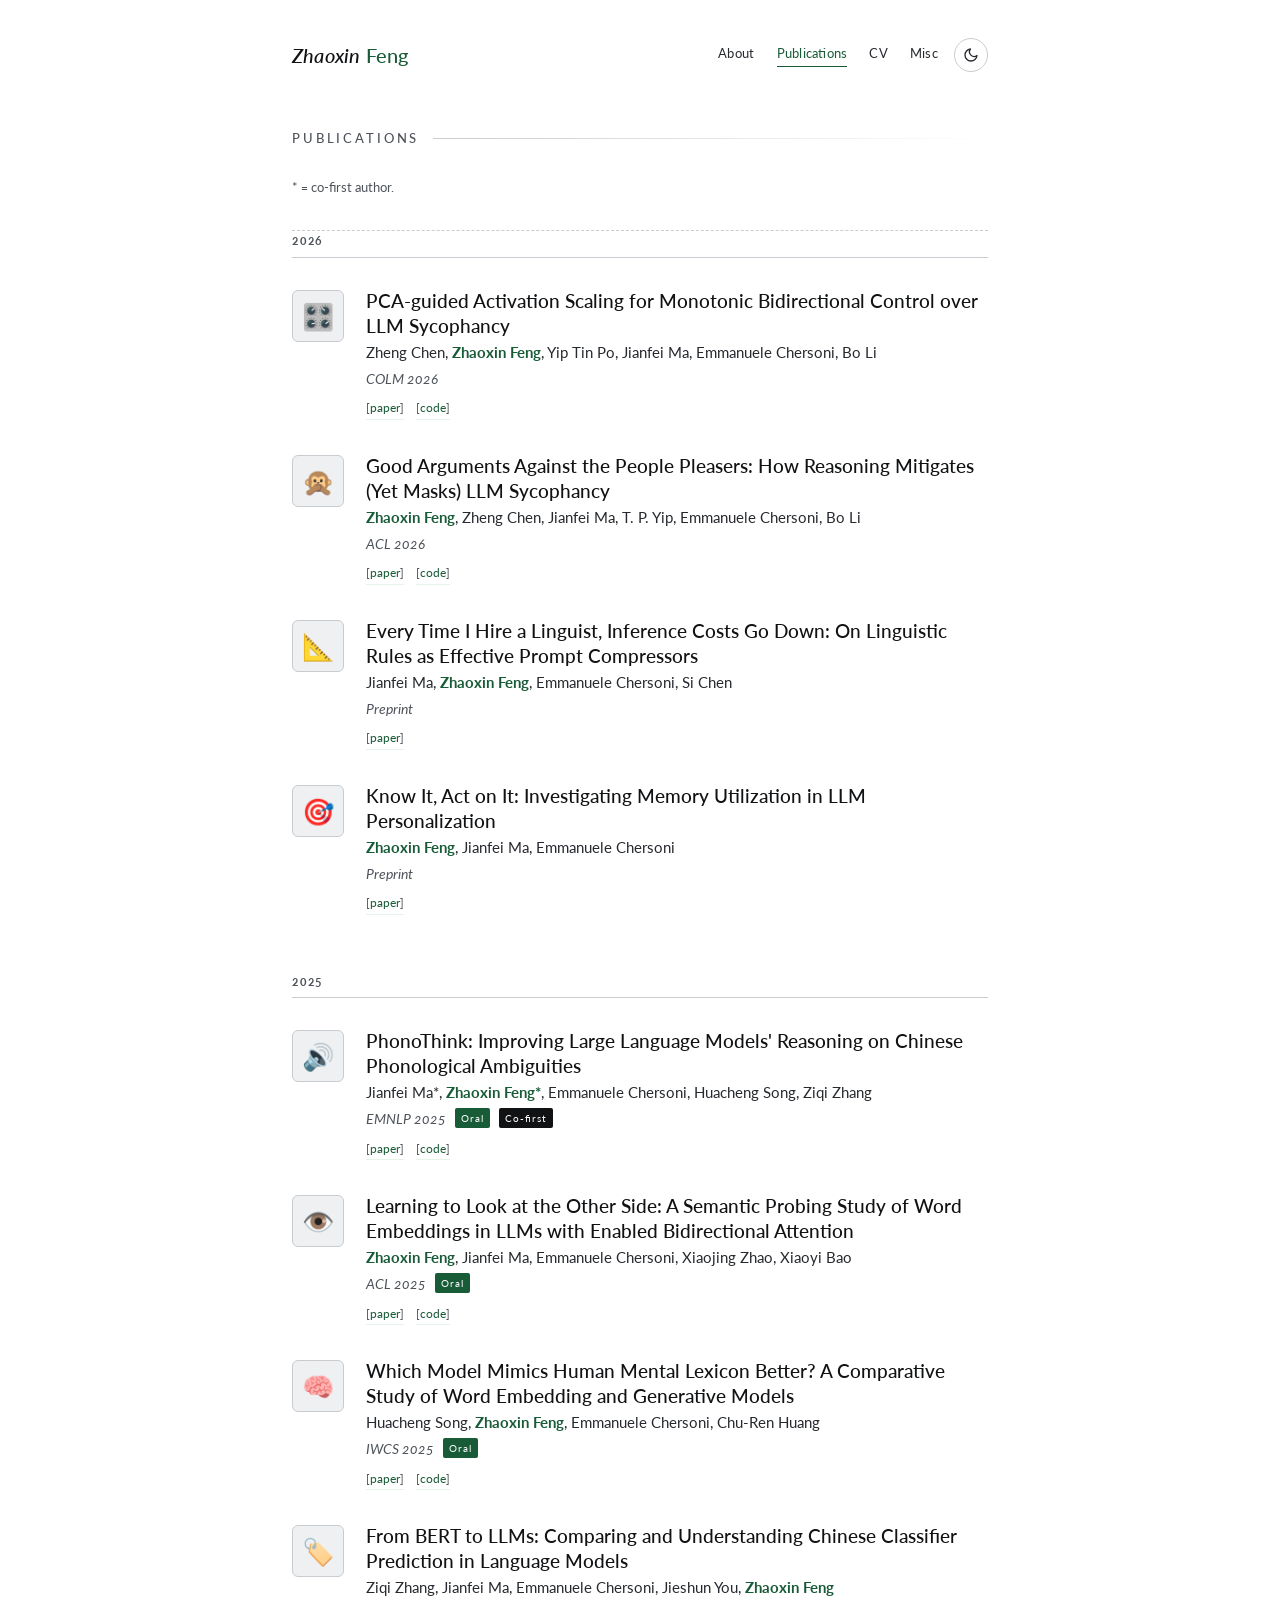
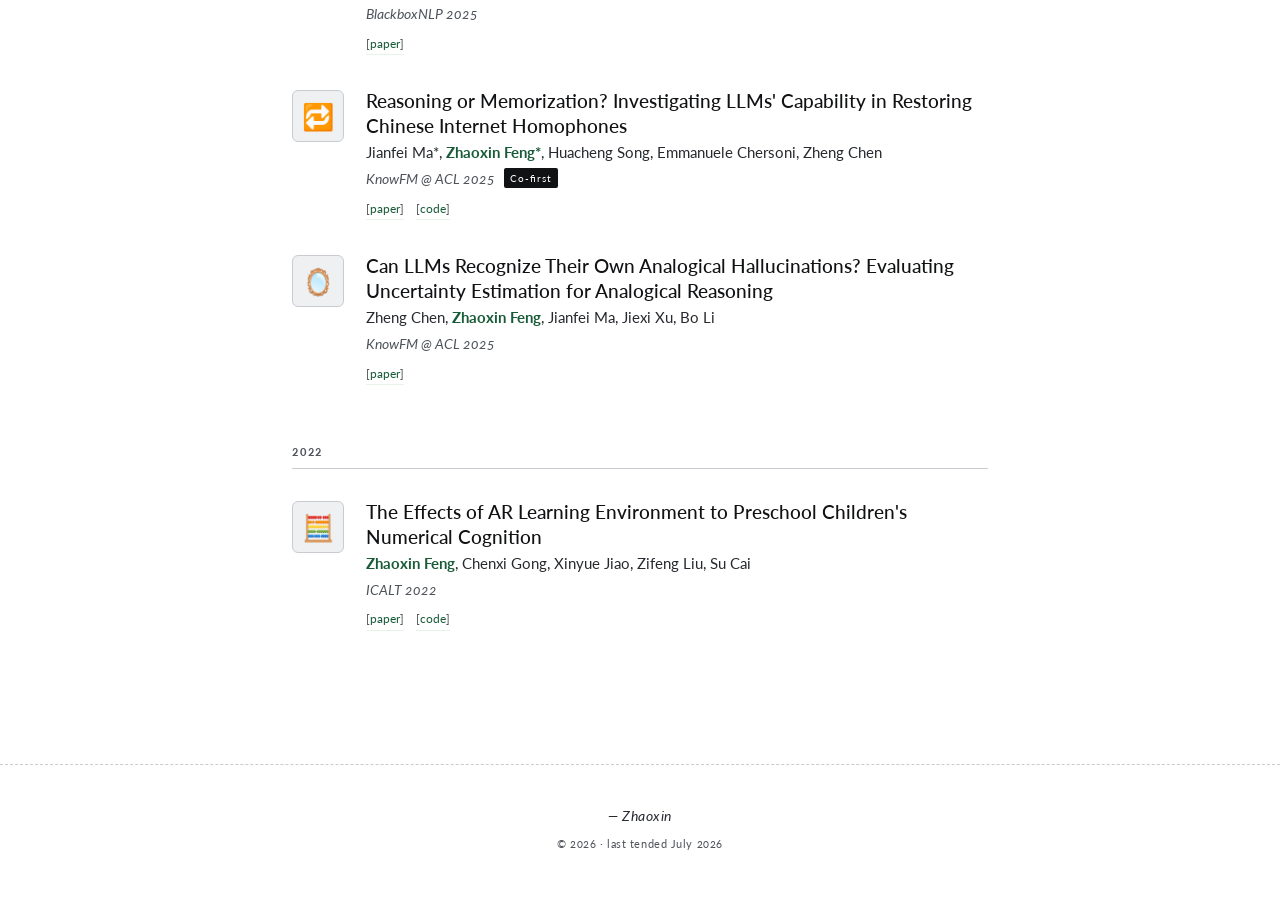
<file: publications.html>
<!doctype html>
<html lang="en">
<head>
  <meta charset="utf-8">
  <meta name="viewport" content="width=device-width,initial-scale=1">
  <title>Zhaoxin Feng — Publications</title>
  <link rel="preconnect" href="https://fonts.googleapis.com">
  <link rel="preconnect" href="https://fonts.gstatic.com" crossorigin>
  <link href="https://fonts.googleapis.com/css2?family=Lato:ital,wght@0,300;0,400;0,700;0,900;1,400&family=Source+Serif+4:ital,opsz,wght@0,8..60,400;0,8..60,500;0,8..60,600;1,8..60,400&family=JetBrains+Mono:wght@400;500&display=swap" rel="stylesheet">
  <link rel="stylesheet" href="assets/style.css?v=14">
</head>
<body data-screen-label="02 Publications">
<div data-nav="pubs"></div>

<main class="wrap">

  <section style="padding-top:56px;padding-bottom:16px;">
    <h2 class="sec">Publications</h2>
    <p class="body-text" style="max-width:640px;">
      <span style="font-family:var(--f-mono);font-size:13px;color:var(--ink-muted);">* = co-first author.</span>
    </p>
  </section>

  <section style="padding-top:0;">

    <div class="year-group">
      <h3 class="year-label">2026</h3>

      <div class="pub">
        <div class="pub-emoji" title="activation scaling · sycophancy control">🎛️</div>
        <div class="pub-body">
          <h4 class="pub-title">PCA-guided Activation Scaling for Monotonic Bidirectional Control over LLM Sycophancy</h4>
          <p class="pub-authors">Zheng Chen, <span class="me">Zhaoxin Feng</span>, Yip Tin Po, Jianfei Ma, Emmanuele Chersoni, Bo Li</p>
          <p class="pub-venue">COLM 2026</p>
          <div class="pub-links">
            <a href="https://arxiv.org/pdf/2608.16650" target="_blank" rel="noopener">paper</a>
            <a href="https://github.com/Bellafc/PCS" target="_blank" rel="noopener">code</a>
          </div>
        </div>
      </div>

      <div class="pub">
        <div class="pub-emoji" title="sycophancy · reasoning">🙊</div>
        <div class="pub-body">
          <h4 class="pub-title">Good Arguments Against the People Pleasers: How Reasoning Mitigates (Yet Masks) LLM Sycophancy</h4>
          <p class="pub-authors"><span class="me">Zhaoxin Feng</span>, Zheng Chen, Jianfei Ma, T. P. Yip, Emmanuele Chersoni, Bo Li</p>
          <p class="pub-venue">ACL 2026</p>
          <div class="pub-links">
            <a href="https://arxiv.org/abs/2603.16643" target="_blank" rel="noopener">paper</a>
            <a href="https://github.com/Zhaoxin-Feng/reasoning_and_sycophancy" target="_blank" rel="noopener">code</a>
          </div>
        </div>
      </div>

      <div class="pub">
        <div class="pub-emoji" title="prompt compression · linguistic rules">📐</div>
        <div class="pub-body">
          <h4 class="pub-title">Every Time I Hire a Linguist, Inference Costs Go Down: On Linguistic Rules as Effective Prompt Compressors</h4>
          <p class="pub-authors">Jianfei Ma, <span class="me">Zhaoxin Feng</span>, Emmanuele Chersoni, Si Chen</p>
          <p class="pub-venue">Preprint</p>
          <div class="pub-links">
            <a href="https://arxiv.org/pdf/2607.25335" target="_blank" rel="noopener">paper</a>
          </div>
        </div>
      </div>

      <div class="pub">
        <div class="pub-emoji" title="memory · personalization">🎯</div>
        <div class="pub-body">
          <h4 class="pub-title">Know It, Act on It: Investigating Memory Utilization in LLM Personalization</h4>
          <p class="pub-authors"><span class="me">Zhaoxin Feng</span>, Jianfei Ma, Emmanuele Chersoni</p>
          <p class="pub-venue">Preprint</p>
          <div class="pub-links">
            <a href="https://arxiv.org/pdf/2607.29433" target="_blank" rel="noopener">paper</a>
          </div>
        </div>
      </div>
    </div>

    <div class="year-group">
      <h3 class="year-label">2025</h3>

      <div class="pub">
        <div class="pub-emoji" title="Chinese phonology">🔊</div>
        <div class="pub-body">
          <h4 class="pub-title">PhonoThink: Improving Large Language Models' Reasoning on Chinese Phonological Ambiguities</h4>
          <p class="pub-authors">Jianfei Ma*, <span class="me">Zhaoxin Feng*</span>, Emmanuele Chersoni, Huacheng Song, Ziqi Zhang</p>
          <p class="pub-venue">EMNLP 2025 <span class="tag">Oral</span> <span class="tag cofirst">Co-first</span></p>
          <div class="pub-links">
            <a href="https://aclanthology.org/2025.emnlp-main.961/" target="_blank" rel="noopener">paper</a>
            <a href="https://github.com/sdmjf/Phonothink" target="_blank" rel="noopener">code</a>
          </div>
        </div>
      </div>

      <div class="pub">
        <div class="pub-emoji" title="semantic probing · attention">👁️</div>
        <div class="pub-body">
          <h4 class="pub-title">Learning to Look at the Other Side: A Semantic Probing Study of Word Embeddings in LLMs with Enabled Bidirectional Attention</h4>
          <p class="pub-authors"><span class="me">Zhaoxin Feng</span>, Jianfei Ma, Emmanuele Chersoni, Xiaojing Zhao, Xiaoyi Bao</p>
          <p class="pub-venue">ACL 2025 <span class="tag">Oral</span></p>
          <div class="pub-links">
            <a href="https://aclanthology.org/2025.acl-long.1132/" target="_blank" rel="noopener">paper</a>
            <a href="https://github.com/Zhaoxin-Feng/semantic-probing-2025" target="_blank" rel="noopener">code</a>
          </div>
        </div>
      </div>

      <div class="pub">
        <div class="pub-emoji" title="mental lexicon">🧠</div>
        <div class="pub-body">
          <h4 class="pub-title">Which Model Mimics Human Mental Lexicon Better? A Comparative Study of Word Embedding and Generative Models</h4>
          <p class="pub-authors">Huacheng Song, <span class="me">Zhaoxin Feng</span>, Emmanuele Chersoni, Chu-Ren Huang</p>
          <p class="pub-venue">IWCS 2025 <span class="tag">Oral</span></p>
          <div class="pub-links">
            <a href="https://aclanthology.org/2025.iwcs-main.19/" target="_blank" rel="noopener">paper</a>
            <a href="https://github.com/florethsong/word_association" target="_blank" rel="noopener">code</a>
          </div>
        </div>
      </div>

      <div class="pub">
        <div class="pub-emoji" title="Chinese classifiers">🏷️</div>
        <div class="pub-body">
          <h4 class="pub-title">From BERT to LLMs: Comparing and Understanding Chinese Classifier Prediction in Language Models</h4>
          <p class="pub-authors">Ziqi Zhang, Jianfei Ma, Emmanuele Chersoni, Jieshun You, <span class="me">Zhaoxin Feng</span></p>
          <p class="pub-venue">BlackboxNLP 2025</p>
          <div class="pub-links">
            <a href="https://arxiv.org/abs/2508.18253" target="_blank" rel="noopener">paper</a>
          </div>
        </div>
      </div>

      <div class="pub">
        <div class="pub-emoji" title="homophones · memorization">🔁</div>
        <div class="pub-body">
          <h4 class="pub-title">Reasoning or Memorization? Investigating LLMs' Capability in Restoring Chinese Internet Homophones</h4>
          <p class="pub-authors">Jianfei Ma*, <span class="me">Zhaoxin Feng*</span>, Huacheng Song, Emmanuele Chersoni, Zheng Chen</p>
          <p class="pub-venue">KnowFM @ ACL 2025 <span class="tag cofirst">Co-first</span></p>
          <div class="pub-links">
            <a href="https://aclanthology.org/2025.knowllm-1.11/" target="_blank" rel="noopener">paper</a>
            <a href="https://github.com/sdmjf/HomoP-CN_and_Chinese_homophone_restoration_LLM" target="_blank" rel="noopener">code</a>
          </div>
        </div>
      </div>

      <div class="pub">
        <div class="pub-emoji" title="analogy · hallucination">🪞</div>
        <div class="pub-body">
          <h4 class="pub-title">Can LLMs Recognize Their Own Analogical Hallucinations? Evaluating Uncertainty Estimation for Analogical Reasoning</h4>
          <p class="pub-authors">Zheng Chen, <span class="me">Zhaoxin Feng</span>, Jianfei Ma, Jiexi Xu, Bo Li</p>
          <p class="pub-venue">KnowFM @ ACL 2025</p>
          <div class="pub-links">
            <a href="https://aclanthology.org/2025.knowllm-1.8/" target="_blank" rel="noopener">paper</a>
          </div>
        </div>
      </div>
    </div>

    <div class="year-group">
      <h3 class="year-label">2022</h3>

      <div class="pub">
        <div class="pub-emoji" title="AR & education">🧮</div>
        <div class="pub-body">
          <h4 class="pub-title">The Effects of AR Learning Environment to Preschool Children's Numerical Cognition</h4>
          <p class="pub-authors"><span class="me">Zhaoxin Feng</span>, Chenxi Gong, Xinyue Jiao, Zifeng Liu, Su Cai</p>
          <p class="pub-venue">ICALT 2022</p>
          <div class="pub-links">
            <a href="https://ieeexplore.ieee.org/document/9853786/" target="_blank" rel="noopener">paper</a>
            <a href="https://github.com/Zhaoxin-Feng/NumbersWonderland" target="_blank" rel="noopener">code</a>
          </div>
        </div>
      </div>
    </div>

  </section>

</main>

<footer>
  <div class="sig">— Zhaoxin</div>
  <div>&copy; <span data-year></span> · last tended July 2026</div>
</footer>

<script src="assets/site.js?v=6"></script>
</body>
</html>
</file>
<file: assets/style.css>
/* ============================================================
   Zhaoxin Feng — personal site
   Soft humanist · paper-white · deep navy · Crimson Pro + Source Serif
   ============================================================ */

:root {
  /* LIGHT (default) — cool neutral, darker for stronger contrast */
  --bg: #ffffff;
  --bg-soft: #eef0f2;
  --ink: #111214;
  --ink-soft: #26292e;
  --ink-muted: #4e535a;
  --rule: #c8ccd1;
  --accent: oklch(42% 0.09 155);
  --accent-soft: oklch(52% 0.08 155);
  --accent-bg: oklch(96% 0.018 155);
  --highlight: oklch(94% 0.025 155);

  /* type */
  --f-display: "Lato", Calibri, Helvetica, Arial, sans-serif;
  --f-body: "Lato", Calibri, Helvetica, Arial, sans-serif;
  --f-mono: "Lato", Calibri, Helvetica, Arial, sans-serif;

  /* sizing */
  --col: 760px;
  --gutter: 32px;
  --radius: 3px;
  --lh: 1.62;
}

/* DARK theme */
html[data-theme="dark"] {
  --bg: #15171a;
  --bg-soft: #1e2125;
  --ink: #e8eaed;
  --ink-soft: #c4c8ce;
  --ink-muted: #8a8f97;
  --rule: #2e3238;
  --accent: oklch(80% 0.13 155);
  --accent-soft: oklch(70% 0.1 155);
  --accent-bg: oklch(38% 0.08 155);
  --highlight: oklch(33% 0.06 155);
}

/* reset-ish */
*, *::before, *::after { box-sizing: border-box; }
html, body { margin: 0; padding: 0; }
body {
  background: var(--bg);
  color: var(--ink);
  font-family: var(--f-body);
  font-size: 18px;
  line-height: var(--lh);
  font-feature-settings: "onum", "liga";
  -webkit-font-smoothing: antialiased;
  text-rendering: optimizeLegibility;
}

/* paper texture removed — pure white/dark backgrounds */
body::before { display: none; }

/* layout */
.wrap {
  max-width: var(--col);
  margin: 0 auto;
  padding: 0 var(--gutter);
}

/* ============================================================
   NAV
   ============================================================ */
.nav {
  padding: 38px 0 0;
}
.nav-inner {
  display: flex;
  align-items: center;
  justify-content: space-between;
  gap: 24px;
  flex-wrap: wrap;
}
.nav-right {
  display: flex;
  align-items: center;
  gap: 12px;
}
.nav-brand {
  font-family: var(--f-display);
  font-size: 20px;
  font-weight: 500;
  letter-spacing: 0.01em;
  color: var(--ink);
  text-decoration: none;
  font-style: italic;
}
.nav-brand em {
  font-style: normal;
  color: var(--accent);
}
.nav-links {
  display: flex;
  gap: 22px;
  font-family: var(--f-mono);
  font-size: 13px;
  letter-spacing: 0.02em;
}
.nav-links a {
  color: var(--ink-soft);
  text-decoration: none;
  padding-bottom: 2px;
  border-bottom: 1px solid transparent;
  transition: color .2s, border-color .2s;
}
.nav-links a:hover {
  color: var(--accent);
  border-color: var(--accent-soft);
}
.nav-links a.active {
  color: var(--accent);
  border-color: var(--accent);
}

/* ============================================================
   HERO (index only)
   ============================================================ */
.hero {
  padding: 64px 0 32px;
  display: grid;
  grid-template-columns: 1fr 200px;
  gap: 40px;
  align-items: start;
}
@media (max-width: 640px) {
  .hero { grid-template-columns: 1fr; }
  .hero-photo { order: -1; justify-self: center; }
}

.hero h1 {
  font-family: var(--f-display);
  font-size: 40px;
  line-height: 1.1;
  font-weight: 700;
  margin: 0 0 4px;
  letter-spacing: -0.005em;
  color: var(--ink);
}
.hero h1 .nickname {
  color: var(--accent-soft);
  font-weight: 400;
}
.hero .role {
  font-family: var(--f-mono);
  font-size: 13px;
  text-transform: uppercase;
  letter-spacing: 0.12em;
  color: var(--ink-muted);
  margin: 14px 0 20px;
}
.hero .affil {
  font-size: 17px;
  color: var(--ink-soft);
  margin: 0 0 18px;
}
.hero .affil a {
  color: var(--accent);
}

.hero-photo {
  width: 200px;
}
.hero-photo img,
.hero-photo .photo-placeholder {
  width: 100%;
  aspect-ratio: 1 / 1.15;
  object-fit: cover;
  border-radius: var(--radius);
  display: block;
  box-shadow:
    0 1px 0 oklch(80% 0.015 80),
    0 12px 28px -18px oklch(20% 0.02 60 / .35);
}
.photo-placeholder {
  background:
    repeating-linear-gradient(135deg,
      oklch(88% 0.02 85) 0 6px,
      oklch(92% 0.015 85) 6px 12px);
  display: flex;
  align-items: flex-end;
  justify-content: center;
  padding: 10px;
}
.photo-placeholder span {
  font-family: var(--f-mono);
  font-size: 10px;
  color: var(--ink-muted);
  background: var(--bg);
  padding: 2px 6px;
  border-radius: 2px;
}
.hero-photo .caption {
  font-family: var(--f-mono);
  font-size: 11px;
  color: var(--ink-muted);
  margin-top: 10px;
  text-align: right;
  letter-spacing: 0.04em;
}

/* contact chips */
.contacts {
  margin-top: 20px;
  display: flex;
  flex-wrap: wrap;
  gap: 8px 10px;
  font-family: var(--f-mono);
  font-size: 13px;
}
.contacts a, .contacts span {
  display: inline-flex;
  align-items: center;
  gap: 6px;
  padding: 5px 10px;
  border: 1px solid var(--rule);
  border-radius: 999px;
  color: var(--ink-soft);
  text-decoration: none;
  background: var(--bg);
  transition: all .2s;
}
.contacts a:hover {
  color: var(--accent);
  border-color: var(--accent-soft);
  background: var(--accent-bg);
  transform: translateY(-1px);
}
.contacts .email-plain {
  cursor: text;
  user-select: all;
}
.contacts svg {
  width: 13px; height: 13px;
}

/* ============================================================
   SECTIONS
   ============================================================ */
section { padding: 36px 0; }
section + section { border-top: 1px dashed var(--rule); }

h2.sec {
  font-family: var(--f-display);
  font-size: 13px;
  font-weight: 500;
  text-transform: uppercase;
  letter-spacing: 0.22em;
  color: var(--ink-muted);
  margin: 0 0 22px;
  display: flex;
  align-items: center;
  gap: 14px;
}
h2.sec::after {
  content: "";
  flex: 1;
  height: 1px;
  background: linear-gradient(to right, var(--rule), transparent);
}

p { margin: 0 0 14px; }
p a, .body-text a {
  color: var(--accent);
  text-decoration: none;
  border-bottom: 1px solid var(--accent-bg);
  transition: border-color .2s;
}
p a:hover, .body-text a:hover {
  border-color: var(--accent);
}
strong { color: var(--ink); font-weight: 600; }

/* drop cap (optional, opt-in) */
.dropcap::first-letter {
  font-family: var(--f-display);
  font-size: 58px;
  line-height: 0.9;
  float: left;
  padding: 6px 10px 0 0;
  color: var(--accent);
  font-weight: 500;
}

/* pulled quote */
.pull {
  font-family: var(--f-display);
  font-style: italic;
  font-size: 22px;
  line-height: 1.4;
  color: var(--ink);
  padding: 8px 0 8px 22px;
  border-left: 2px solid var(--accent-soft);
  margin: 22px 0;
}

/* interest chips */
.interests {
  display: flex;
  flex-wrap: wrap;
  gap: 8px;
  margin: 14px 0 0;
}
.interests .chip {
  font-family: var(--f-mono);
  font-size: 12px;
  padding: 4px 10px;
  background: var(--bg-soft);
  border: 1px solid var(--rule);
  border-radius: 3px;
  color: var(--ink-soft);
}
.interests .chip.is-primary {
  background: var(--accent-bg);
  border-color: var(--accent-soft);
  color: var(--accent);
}

/* ============================================================
   PUBLICATIONS
   ============================================================ */
.year-group {
  margin-bottom: 40px;
}
.year-label {
  font-family: var(--f-mono);
  font-size: 12px;
  letter-spacing: 0.15em;
  color: var(--ink-muted);
  margin: 0 0 14px;
  padding-bottom: 6px;
  border-bottom: 1px solid var(--rule);
}

.pub {
  display: grid;
  grid-template-columns: 56px 1fr;
  gap: 18px;
  padding: 16px 0;
  border-bottom: 1px solid transparent;
  transition: background .25s, border-color .25s;
  position: relative;
}
.pub:hover {
  background: linear-gradient(to right, var(--accent-bg) 0%, transparent 60%);
  border-bottom-color: var(--rule);
}
.pub:hover .pub-emoji {
  transform: rotate(-4deg) scale(1.08);
}

.pub-emoji {
  width: 52px;
  height: 52px;
  background: var(--bg-soft);
  border: 1px solid var(--rule);
  border-radius: 6px;
  display: flex;
  align-items: center;
  justify-content: center;
  font-size: 26px;
  transition: transform .3s cubic-bezier(.2,.8,.2,1);
  align-self: start;
  margin-top: 2px;
}

.pub-body {
  min-width: 0;
}
.pub-title {
  font-family: var(--f-display);
  font-size: 19px;
  line-height: 1.32;
  color: var(--ink);
  margin: 0 0 4px;
  font-weight: 500;
}
.pub-authors {
  font-size: 15px;
  color: var(--ink-soft);
  line-height: 1.45;
  margin: 0 0 4px;
}
.pub-authors .me {
  color: var(--accent);
  font-weight: 700;
}
.pub-venue {
  font-family: var(--f-body);
  font-style: italic;
  font-size: 14px;
  color: var(--ink-muted);
  margin: 0 0 8px;
}
.pub-venue .tag {
  display: inline-block;
  font-family: var(--f-mono);
  font-size: 10px;
  font-style: normal;
  letter-spacing: 0.1em;
  padding: 2px 6px;
  background: var(--accent);
  color: var(--bg);
  border-radius: 2px;
  margin-left: 6px;
  vertical-align: 2px;
}
.pub-venue .tag.review {
  background: transparent;
  color: var(--ink-muted);
  border: 1px solid var(--rule);
}
.pub-venue .tag.cofirst {
  background: var(--ink);
}

.pub-links {
  display: flex;
  gap: 12px;
  font-family: var(--f-mono);
  font-size: 12px;
  flex-wrap: wrap;
}
.pub-links a {
  color: var(--accent);
  text-decoration: none;
  padding-bottom: 1px;
  border-bottom: 1px solid var(--accent-bg);
  transition: border-color .15s;
}
.pub-links a:hover { border-color: var(--accent); }
.pub-links a::before { content: "["; color: var(--ink-muted); }
.pub-links a::after { content: "]"; color: var(--ink-muted); }

/* ============================================================
   CV / simple lists
   ============================================================ */
.timeline {
  list-style: none;
  padding: 0;
  margin: 0;
}
.timeline li {
  display: grid;
  grid-template-columns: 110px 1fr;
  gap: 20px;
  padding: 12px 0;
  border-bottom: 1px dotted var(--rule);
}
.timeline li:last-child { border-bottom: none; }
.timeline .when {
  font-family: var(--f-mono);
  font-size: 12px;
  color: var(--ink-muted);
  letter-spacing: 0.02em;
  padding-top: 3px;
}
.timeline .what {
  color: var(--ink);
}
.timeline .what .sub {
  display: block;
  font-size: 14px;
  color: var(--ink-soft);
  margin-top: 2px;
  line-height: 1.4;
}

/* award list — compact two-col */
.awards {
  list-style: none;
  padding: 0;
  margin: 0;
  display: grid;
  grid-template-columns: 1fr;
  gap: 10px;
}
.awards li {
  display: grid;
  grid-template-columns: 90px 1fr;
  gap: 16px;
  align-items: baseline;
  padding: 6px 0;
  border-bottom: 1px dotted var(--rule);
}
.awards li:last-child { border-bottom: none; }
.awards .yr {
  font-family: var(--f-mono);
  font-size: 12px;
  color: var(--accent);
  letter-spacing: 0.04em;
}
.awards .scope {
  font-family: var(--f-mono);
  font-size: 10px;
  color: var(--ink-muted);
  text-transform: uppercase;
  letter-spacing: 0.12em;
  margin-right: 6px;
}

/* coursework */
.course-group {
  margin-bottom: 18px;
}
.course-group h4 {
  font-family: var(--f-mono);
  font-size: 12px;
  font-weight: 500;
  text-transform: uppercase;
  letter-spacing: 0.1em;
  color: var(--ink-muted);
  margin: 0 0 8px;
}
.course-list {
  font-size: 16px;
  color: var(--ink-soft);
  line-height: 1.65;
}
.course-list span {
  display: inline;
}
.course-list span:not(:last-child)::after {
  content: " · ";
  color: var(--rule);
}

/* ============================================================
   WHERE I WAS — timeline + map
   ============================================================ */
.travelmap {
  background: linear-gradient(180deg, var(--bg-soft) 0%, var(--bg) 100%);
  border: 1px solid var(--rule);
  border-radius: 6px;
  padding: 20px 24px 16px;
  margin: 24px 0;
  position: relative;
  overflow: hidden;
}
.travelmap svg {
  width: 100%;
  height: auto;
  display: block;
}
.travelmap .dot {
  fill: var(--accent);
  transition: r .25s, fill .25s;
}
.travelmap .dot.small { fill: var(--accent-soft); }
.travelmap .dot.future {
  fill: var(--bg);
  stroke: var(--accent);
  stroke-width: 2;
}
.travelmap .dot.home {
  fill: var(--accent);
  stroke: var(--bg);
  stroke-width: 2;
}
.travelmap .travel-dot {
  fill: var(--bg);
  stroke: var(--ink-muted);
  stroke-width: 1.5;
  opacity: 0.9;
  transition: opacity .2s, stroke .2s, r .2s;
}
.travelmap .travel-dot:hover {
  stroke: var(--accent);
  opacity: 1;
}
.travelmap .travel-label {
  fill: var(--ink-soft) !important;
  font-weight: 600;
}
.travelmap g.points > g:hover .dot { fill: oklch(25% 0.1 265); }
.travelmap .ring {
  fill: none;
  stroke: var(--accent);
  stroke-width: 1;
  opacity: 0;
  animation: pulse 2.8s ease-out infinite;
  transform-origin: center;
  transform-box: fill-box;
}
.travelmap .ring.home {
  stroke: var(--accent);
  stroke-width: 1.2;
}
@keyframes pulse {
  0% { opacity: 0.55; r: 4; }
  100% { opacity: 0; r: 22; }
}
.travelmap .label {
  font-family: var(--f-body);
  font-size: 11px;
  fill: var(--ink-soft);
  pointer-events: none;
  letter-spacing: 0.01em;
}
.travelmap .label.city { font-weight: 700; fill: var(--ink); font-size: 12px; }
.travelmap .label.year { font-size: 10px; fill: var(--ink-muted); font-style: italic; }
.travelmap .label.home-label { font-weight: 700; fill: var(--accent); font-size: 13px; }
.travelmap .label.home-sub { font-size: 10px; fill: var(--ink-muted); font-style: italic; }

.conf-legend {
  display: flex;
  gap: 20px;
  font-family: var(--f-mono);
  font-size: 11px;
  color: var(--ink-muted);
  margin-top: 12px;
  justify-content: center;
}
.conf-legend .swatch {
  display: inline-block;
  width: 10px; height: 10px;
  border-radius: 50%;
  vertical-align: middle;
  margin-right: 5px;
}
.conf-legend .swatch.past { background: var(--accent); }
.conf-legend .swatch.travel {
  background: var(--bg);
  border: 1.5px solid var(--ink-muted);
  box-sizing: border-box;
}
.conf-legend .swatch.future {
  background: var(--bg);
  border: 2px solid var(--accent);
  box-sizing: border-box;
}
.conf-legend .swatch.home {
  background: var(--accent);
  border: 2px solid var(--bg);
  box-shadow: 0 0 0 1px var(--accent);
  box-sizing: border-box;
}

.conf-timeline {
  list-style: none;
  padding: 0;
  margin: 20px 0 0;
}
.conf-timeline li {
  display: grid;
  grid-template-columns: 80px 1fr auto;
  gap: 18px;
  padding: 12px 0;
  border-bottom: 1px dotted var(--rule);
  align-items: baseline;
}
.conf-timeline .yr {
  font-family: var(--f-display);
  font-size: 22px;
  font-weight: 500;
  color: var(--accent);
  font-style: italic;
}
.conf-timeline .ev {
  font-family: var(--f-display);
  font-size: 17px;
  color: var(--ink);
}
.conf-timeline .ev .place {
  display: block;
  font-family: var(--f-body);
  font-size: 14px;
  font-style: italic;
  color: var(--ink-soft);
  margin-top: 2px;
}
.conf-timeline .future-tag {
  font-family: var(--f-mono);
  font-size: 10px;
  color: var(--accent);
  border: 1px dashed var(--accent-soft);
  padding: 2px 8px;
  border-radius: 999px;
  letter-spacing: 0.1em;
}

/* Places visited — grouped by year */
.places-list {
  list-style: none;
  padding: 0;
  margin: 20px 0 0;
}
.places-list li {
  display: grid;
  grid-template-columns: 80px 1fr;
  gap: 12px;
  padding: 14px 0;
  border-bottom: 1px dotted var(--rule);
  align-items: baseline;
}
.places-list li:last-child { border-bottom: none; }
.places-list .yr {
  font-family: var(--f-display);
  font-size: 22px;
  color: var(--accent);
  font-style: italic;
}
.places-list .cities {
  font-family: var(--f-display);
  font-size: 16px;
  color: var(--ink);
  line-height: 1.6;
  text-wrap: pretty;
}
.places-list .country {
  font-family: var(--f-body);
  font-size: 13px;
  font-style: italic;
  color: var(--ink-muted);
  white-space: nowrap;
}

/* ============================================================
   FOOTER
   ============================================================ */
footer {
  padding: 40px 0 60px;
  border-top: 1px dashed var(--rule);
  margin-top: 40px;
  text-align: center;
  font-family: var(--f-mono);
  font-size: 11px;
  color: var(--ink-muted);
  letter-spacing: 0.05em;
}
footer .sig {
  font-family: var(--f-display);
  font-style: italic;
  font-size: 14px;
  color: var(--ink-soft);
  margin-bottom: 8px;
}

/* ============================================================
   MISC / simple content
   ============================================================ */
.misc-list {
  list-style: none;
  padding: 0;
  margin: 0;
}
.misc-list li {
  padding: 10px 0;
  border-bottom: 1px dotted var(--rule);
  display: flex;
  gap: 14px;
  align-items: baseline;
}
.misc-list li:last-child { border-bottom: none; }
.misc-list .ico {
  font-size: 18px;
  width: 24px;
  text-align: center;
  flex-shrink: 0;
}

/* ============================================================
   TWEAKS PANEL
   ============================================================ */
.tweaks-toggle-hint {
  position: fixed;
  bottom: 20px;
  right: 20px;
  font-family: var(--f-mono);
  font-size: 10px;
  color: var(--ink-muted);
  opacity: 0.5;
  pointer-events: none;
}
#tweaks-panel {
  position: fixed;
  bottom: 20px;
  right: 20px;
  width: 280px;
  background: var(--bg);
  border: 1px solid var(--rule);
  border-radius: 8px;
  padding: 16px 18px;
  font-family: var(--f-body);
  font-size: 14px;
  box-shadow: 0 10px 32px -14px oklch(20% 0.02 60 / .3);
  z-index: 9999;
  display: none;
}
#tweaks-panel.on { display: block; }
#tweaks-panel h3 {
  margin: 0 0 12px;
  font-family: var(--f-display);
  font-weight: 500;
  font-size: 16px;
  display: flex;
  align-items: baseline;
  justify-content: space-between;
}
#tweaks-panel h3 small {
  font-family: var(--f-mono);
  font-size: 10px;
  color: var(--ink-muted);
  letter-spacing: 0.1em;
  text-transform: uppercase;
}
.tweak-row {
  display: flex;
  align-items: center;
  justify-content: space-between;
  gap: 10px;
  padding: 8px 0;
  border-bottom: 1px dotted var(--rule);
}
.tweak-row:last-child { border-bottom: none; }
.tweak-row label {
  font-family: var(--f-mono);
  font-size: 11px;
  color: var(--ink-soft);
  text-transform: uppercase;
  letter-spacing: 0.06em;
}
.tweak-swatches { display: flex; gap: 6px; }
.tweak-swatch {
  width: 22px; height: 22px;
  border-radius: 50%;
  border: 2px solid var(--rule);
  cursor: pointer;
  padding: 0;
  transition: transform .15s;
}
.tweak-swatch:hover { transform: scale(1.1); }
.tweak-swatch.active { border-color: var(--ink); }
.tweak-select {
  font-family: var(--f-mono);
  font-size: 11px;
  padding: 4px 8px;
  border: 1px solid var(--rule);
  border-radius: 3px;
  background: var(--bg);
  color: var(--ink);
}
.tweak-slider {
  width: 110px;
  accent-color: var(--accent);
}

/* tweak font variants */
body[data-font="classic"] {
  --f-display: "Lato", Calibri, Helvetica, Arial, sans-serif;
  --f-body: "Lato", Calibri, Helvetica, Arial, sans-serif;
  --f-mono: "Lato", Calibri, Helvetica, Arial, sans-serif;
}
body[data-font="serif"] {
  --f-display: "Source Serif 4", Georgia, serif;
  --f-body: "Source Serif 4", Georgia, serif;
  --f-mono: "Source Serif 4", Georgia, serif;
}
body[data-font="mixed"] {
  --f-display: "Lato", Calibri, sans-serif;
  --f-body: "Lato", Calibri, sans-serif;
  --f-mono: "JetBrains Mono", ui-monospace, monospace;
}
body[data-font="mono"] {
  --f-display: "JetBrains Mono", ui-monospace, monospace;
  --f-body: "JetBrains Mono", ui-monospace, monospace;
  --f-mono: "JetBrains Mono", ui-monospace, monospace;
}

/* tweak accent variants */
body[data-accent="navy"] { --accent: oklch(35% 0.09 265); --accent-soft: oklch(55% 0.06 265); --accent-bg: oklch(94% 0.022 265); }
body[data-accent="oxblood"] { --accent: oklch(38% 0.11 20); --accent-soft: oklch(55% 0.08 20); --accent-bg: oklch(95% 0.02 20); }
body[data-accent="forest"] { --accent: oklch(42% 0.09 155); --accent-soft: oklch(58% 0.06 155); --accent-bg: oklch(95% 0.02 155); }
body[data-accent="violet"] { --accent: oklch(42% 0.09 300); --accent-soft: oklch(58% 0.06 300); --accent-bg: oklch(95% 0.02 300); }
body[data-accent="ochre"] { --accent: oklch(55% 0.09 70); --accent-soft: oklch(68% 0.07 70); --accent-bg: oklch(95% 0.025 70); }

/* tweak density */
body[data-density="tight"] { --lh: 1.5; }
body[data-density="normal"] { --lh: 1.62; }
body[data-density="airy"] { --lh: 1.8; }

/* theme toggle button */
.theme-toggle {
  background: transparent;
  border: 1px solid var(--rule);
  border-radius: 999px;
  width: 34px;
  height: 34px;
  display: inline-flex;
  align-items: center;
  justify-content: center;
  cursor: pointer;
  color: var(--ink-soft);
  transition: color .2s, border-color .2s, background .2s, transform .2s;
  padding: 0;
  margin-left: 4px;
}
.theme-toggle:hover {
  color: var(--accent);
  border-color: var(--accent-soft);
  transform: rotate(-12deg);
}
.theme-toggle svg { width: 16px; height: 16px; }
.theme-toggle .icon-sun { display: none; }
.theme-toggle .icon-moon { display: block; }
html[data-theme="dark"] .theme-toggle .icon-sun { display: block; }
html[data-theme="dark"] .theme-toggle .icon-moon { display: none; }

html { color-scheme: light; }
html[data-theme="dark"] { color-scheme: dark; }

/* focus */
:focus-visible {
  outline: 2px solid var(--accent);
  outline-offset: 3px;
  border-radius: 2px;
}

/* ============================================================
   MOBILE / NARROW — unified responsive polish
   ============================================================ */
@media (max-width: 720px) {
  :root {
    --gutter: 22px;
  }
  /* nav: tighter, don't wrap brand away from links */
  .nav { padding: 22px 0 0; }
  .nav-inner { gap: 14px; }
  .nav-brand { font-size: 17px; }
  .nav-links { gap: 14px; font-size: 12px; }
  .nav-right { gap: 10px; }

  /* hero: single column, photo sized down, name scales */
  .hero { padding: 36px 0 24px; gap: 24px; }
  .hero-photo { width: 62%; max-width: 260px; margin: 0 auto; }
  .hero h1 { font-size: 34px; line-height: 1.08; }
  .hero h1 .nickname { display: inline; }
  .hero .role { font-size: 12px; margin: 12px 0 16px; }
  .hero .affil { font-size: 16px; }

  /* contacts: stack cleanly, allow long email to sit alone on its row */
  .contacts { gap: 8px; }
  .contacts a, .contacts span {
    font-size: 12px;
    padding: 5px 10px;
  }
  .contacts .email-plain {
    flex-basis: 100%;
    justify-content: flex-start;
  }

  /* body text + headings */
  .body-text { font-size: 16px; }
  h2.sec { font-size: 13px; }
  .pull { font-size: 18px; padding-left: 16px; }

  /* publications */
  .pub-item { grid-template-columns: 36px 1fr; gap: 14px; }
  .pub-emoji { font-size: 24px; }
  .pub-title { font-size: 16px; }
  .pub-year-header { font-size: 40px; }

  /* CV-style timeline: stack when/what vertically */
  .timeline li {
    grid-template-columns: 1fr;
    gap: 4px;
    padding: 14px 0;
  }
  .timeline .when { padding-top: 0; }

  /* conference travel timeline */
  .conf-timeline li {
    grid-template-columns: 60px 1fr;
    gap: 8px 12px;
  }
  .conf-timeline .yr { font-size: 18px; }
  .conf-timeline .ev { font-size: 15px; }
  .conf-timeline .future-tag {
    grid-column: 2;
    justify-self: start;
    margin-top: 2px;
  }

  /* travelmap: allow horizontal scroll if it gets too cramped */
  .travelmap { padding: 12px; }
  .conf-legend { gap: 10px 16px; font-size: 11px; }

  /* tweaks panel: don't overlap content on small screens */
  #tweaks-panel {
    right: 12px !important;
    left: 12px !important;
    bottom: 12px !important;
    width: auto !important;
    max-width: none !important;
  }

  footer { font-size: 12px; padding: 40px 0 32px; }
}

@media (max-width: 420px) {
  .hero h1 { font-size: 28px; }
  .nav-links { gap: 10px; font-size: 11.5px; }
  .pub-year-header { font-size: 32px; }
}

/* ============================================================
   SITE LOADER (intro animation — Idea Swap)
   ============================================================ */
#site-loader {
  position: fixed;
  inset: 0;
  z-index: 9999;
  background: var(--bg);
  display: flex;
  align-items: center;
  justify-content: center;
  pointer-events: auto;
  opacity: 1;
  transition: opacity 0.8s ease-out;
}
#site-loader.is-done {
  opacity: 0;
  pointer-events: none;
}
#site-loader.is-hidden {
  display: none;
}
#site-loader .loader-stage {
  width: min(520px, 88vw);
  aspect-ratio: 300 / 180;
  position: relative;
}
#site-loader svg {
  width: 100%;
  height: 100%;
  display: block;
  overflow: visible;
}
/* total timeline ≈ 10s: 0-2 intro, 2-7.5 swap (with shimmer hold), 7.5-8.5 arrival, 8-10 thread+caption */

#site-loader .loader-caption {
  position: absolute;
  left: 0; right: 0;
  bottom: -40px;
  text-align: center;
  font-family: var(--f-mono);
  font-size: 12px;
  letter-spacing: 0.08em;
  color: var(--ink);
  opacity: 0;
  animation: loader-caption 10s ease-in-out forwards;
}
@keyframes loader-caption {
  0%, 38%  { opacity: 0; transform: translateY(4px); letter-spacing: 0.28em; filter: blur(1.5px); }
  50%      { opacity: 0.95; transform: translateY(0); letter-spacing: 0.1em; filter: blur(0); }
  100%     { opacity: 0.95; transform: translateY(0); letter-spacing: 0.1em; filter: blur(0); }
}

#site-loader .loader-skip {
  position: absolute;
  bottom: 32px;
  left: 0; right: 0;
  text-align: center;
  font-size: 0.78rem;
  letter-spacing: 0.06em;
  color: var(--ink);
  opacity: 0;
  animation: loader-skip-fade 10s ease forwards;
  cursor: pointer;
}
@keyframes loader-skip-fade {
  0%, 3%   { opacity: 0; }
  8%       { opacity: 0.45; }
  85%      { opacity: 0.45; }
  100%     { opacity: 0; }
}

/* floor line — draws in at start */
.ldr-floor {
  stroke: var(--ink);
  stroke-width: 0.8;
  opacity: 0;
  stroke-dasharray: 260;
  stroke-dashoffset: 260;
  animation: ldr-floor 10s ease-out forwards;
}
@keyframes ldr-floor {
  0%   { opacity: 0; stroke-dashoffset: 260; }
  6%   { opacity: 0.18; }
  18%  { opacity: 0.18; stroke-dashoffset: 0; }
  100% { opacity: 0.18; stroke-dashoffset: 0; }
}

/* shared loader primitives */
.ldr-line {
  stroke: var(--ink);
  stroke-width: 1.5;
  fill: none;
  stroke-linecap: round;
  stroke-linejoin: round;
}
.ldr-fill { fill: var(--ink); }
.ldr-acc-stroke {
  stroke: var(--accent);
  fill: none;
  stroke-linecap: round;
  stroke-linejoin: round;
}
.ldr-acc-fill { fill: var(--accent); }

/* actors fade in gently at start */
.ldr-human-group {
  animation: ldr-enter 10s ease-out forwards, ldr-breathe 4.5s ease-in-out 1.5s infinite;
  transform-origin: 75px 150px;
  opacity: 0;
}
.ldr-robot-group {
  animation: ldr-enter 10s ease-out 0.35s forwards, ldr-breathe 4.5s ease-in-out 1.7s infinite;
  transform-origin: 225px 150px;
  opacity: 0;
}
@keyframes ldr-enter {
  0%   { opacity: 0; transform: translateY(4px); }
  9%   { opacity: 1; transform: translateY(0); }
  100% { opacity: 1; transform: translateY(0); }
}
@keyframes ldr-breathe {
  0%, 100% { transform: translateY(0); }
  50%      { transform: translateY(-1.6px); }
}

/* gentle idle tilt on both — subtle "thinking" micro-movement */
.ldr-tilt-h {
  animation: ldr-tilt-h 5.5s ease-in-out 1.5s infinite;
  transform-origin: 75px 97px;
}
.ldr-tilt-r {
  animation: ldr-tilt-r 5.5s ease-in-out 1.6s infinite;
  transform-origin: 225px 97px;
}
@keyframes ldr-tilt-h {
  0%, 100% { transform: rotate(0); }
  50%      { transform: rotate(-1deg); }
}
@keyframes ldr-tilt-r {
  0%, 100% { transform: rotate(0); }
  50%      { transform: rotate(1deg); }
}

/* antenna pulse — robot "listens" throughout */
.ldr-antenna-pulse {
  transform-box: fill-box;
  transform-origin: center;
  animation: ldr-antenna 10s ease-in-out forwards;
}
@keyframes ldr-antenna {
  0%   { transform: scale(1); opacity: 0.35; }
  6%   { transform: scale(1.6); opacity: 0.6; }
  12%  { transform: scale(1); opacity: 0.35; }
  18%  { transform: scale(1.6); opacity: 0.6; }
  24%  { transform: scale(1); opacity: 0.35; }
  100% { transform: scale(1); opacity: 0.35; }
}

/* human brow lift — "curious" beat before idea forms */
.ldr-brow-lift {
  transform-box: fill-box;
  transform-origin: center;
  animation: ldr-brow 10s ease-in-out forwards;
}
@keyframes ldr-brow {
  0%, 4%   { transform: translateY(0); }
  7%       { transform: translateY(-0.9px); }
  10%      { transform: translateY(-1.2px); }
  16%      { transform: translateY(0); }
  100%     { transform: translateY(0); }
}

/* arrival glows — dual ring ripple */
.ldr-glow-h,
.ldr-glow-r {
  opacity: 0;
  animation: ldr-glow 10s cubic-bezier(.2,.7,.3,1) forwards;
  transform-box: fill-box;
  transform-origin: center;
}
.ldr-glow-h.delay2,
.ldr-glow-r.delay2 {
  animation-name: ldr-glow-2;
}
@keyframes ldr-glow {
  0%, 36%  { opacity: 0; transform: scale(0.75); }
  40%      { opacity: 0.85; transform: scale(1); }
  48%      { opacity: 0.25; transform: scale(1.4); }
  55%, 100%{ opacity: 0; transform: scale(1.55); }
}
@keyframes ldr-glow-2 {
  0%, 38%  { opacity: 0; transform: scale(0.7); }
  42%      { opacity: 0.6; transform: scale(1); }
  50%      { opacity: 0.18; transform: scale(1.6); }
  57%, 100%{ opacity: 0; transform: scale(1.8); }
}

/* final connecting thread — draws after swap, stays visible */
.ldr-thread {
  stroke-dasharray: 180;
  stroke-dashoffset: 180;
  opacity: 0;
  animation: ldr-thread 10s cubic-bezier(.4,.1,.3,1) forwards;
}
@keyframes ldr-thread {
  0%, 37%  { opacity: 0; stroke-dashoffset: 180; }
  44%      { opacity: 0.9; stroke-dashoffset: 90; }
  52%      { opacity: 0.9; stroke-dashoffset: 0; }
  100%     { opacity: 0.9; stroke-dashoffset: 0; }
}

/* bulb trajectory (human → robot) — more relaxed pacing, shimmer hold mid-arc */
.ldr-bulb {
  animation: ldr-bulb 10s cubic-bezier(.4,.05,.55,.95) forwards;
  transform-box: view-box;
}
@keyframes ldr-bulb {
  0%, 8%   { transform: translate(0, 0) scale(0.6);            opacity: 0; }
  9%       { transform: translate(0, -2px) scale(0.85);        opacity: 0.6; }
  11%      { transform: translate(0, -6px) scale(1.1);         opacity: 1; }
  13%      { transform: translate(-3px, -5px) scale(1);        opacity: 1; }
  17%      { transform: translate(25px, -16px) scale(1);       opacity: 1; }
  22%      { transform: translate(62px, -26px) scale(1.03);    opacity: 1; }
  27%      { transform: translate(95px, -20px) scale(1);       opacity: 1; }
  32%      { transform: translate(125px, -4px) scale(1);       opacity: 1; }
  34%      { transform: translate(125px, 0) scale(0.88);       opacity: 0.8; }
  36%      { transform: translate(125px, 0) scale(0.6);        opacity: 0; }
  100%     { transform: translate(125px, 0) scale(0.6);        opacity: 0; }
}

/* bulb sparkle trail */
.ldr-bulb-trail {
  animation: ldr-bulb-trail 10s ease-in-out forwards;
  transform-box: fill-box;
  opacity: 0;
}
@keyframes ldr-bulb-trail {
  0%, 12%  { opacity: 0; }
  18%      { opacity: 0.55; }
  30%      { opacity: 0.55; }
  36%, 100%{ opacity: 0; }
}

/* bulb filament flicker — ignites then glows steady, flares at hand-off */
.ldr-filament {
  animation: ldr-filament 10s ease-in-out forwards;
}
@keyframes ldr-filament {
  0%, 8%       { opacity: 0; }
  10%, 12%     { opacity: 1; }
  13%          { opacity: 0.5; }
  15%, 30%     { opacity: 1; }
  32%          { opacity: 0.7; }
  33%, 35%     { opacity: 1; }
  36%, 100%    { opacity: 0; }
}

/* gear trajectory (robot → human) — mirror */
.ldr-gear {
  animation: ldr-gear 10s cubic-bezier(.4,.05,.55,.95) forwards;
  transform-box: view-box;
}
@keyframes ldr-gear {
  0%, 8%   { transform: translate(0, 0) rotate(0deg) scale(0.6);         opacity: 0; }
  9%       { transform: translate(0, -2px) rotate(15deg) scale(0.85);    opacity: 0.6; }
  11%      { transform: translate(0, -6px) rotate(30deg) scale(1.1);     opacity: 1; }
  13%      { transform: translate(3px, -5px) rotate(50deg) scale(1);     opacity: 1; }
  17%      { transform: translate(-25px, -16px) rotate(120deg) scale(1);  opacity: 1; }
  22%      { transform: translate(-62px, -26px) rotate(210deg) scale(1.03); opacity: 1; }
  27%      { transform: translate(-95px, -20px) rotate(300deg) scale(1);opacity: 1; }
  32%      { transform: translate(-125px, -4px) rotate(370deg) scale(1); opacity: 1; }
  34%      { transform: translate(-125px, 0) rotate(380deg) scale(0.88); opacity: 0.8; }
  36%      { transform: translate(-125px, 0) rotate(380deg) scale(0.6);  opacity: 0; }
  100%     { transform: translate(-125px, 0) rotate(380deg) scale(0.6);  opacity: 0; }
}

/* spotlight under actors */
.ldr-spot {
  animation: ldr-spot 6s ease-in-out infinite;
  transform-origin: center;
}
@keyframes ldr-spot {
  0%, 100% { opacity: 0.25; }
  50%      { opacity: 0.55; }
}

/* reduced motion: skip animation entirely */
@media (prefers-reduced-motion: reduce) {
  #site-loader { display: none !important; }
}

/* print — basic */
@media print {
  .nav, #tweaks-panel, .tweaks-toggle-hint, footer { display: none; }
  body { background: white; }
}
</file>
